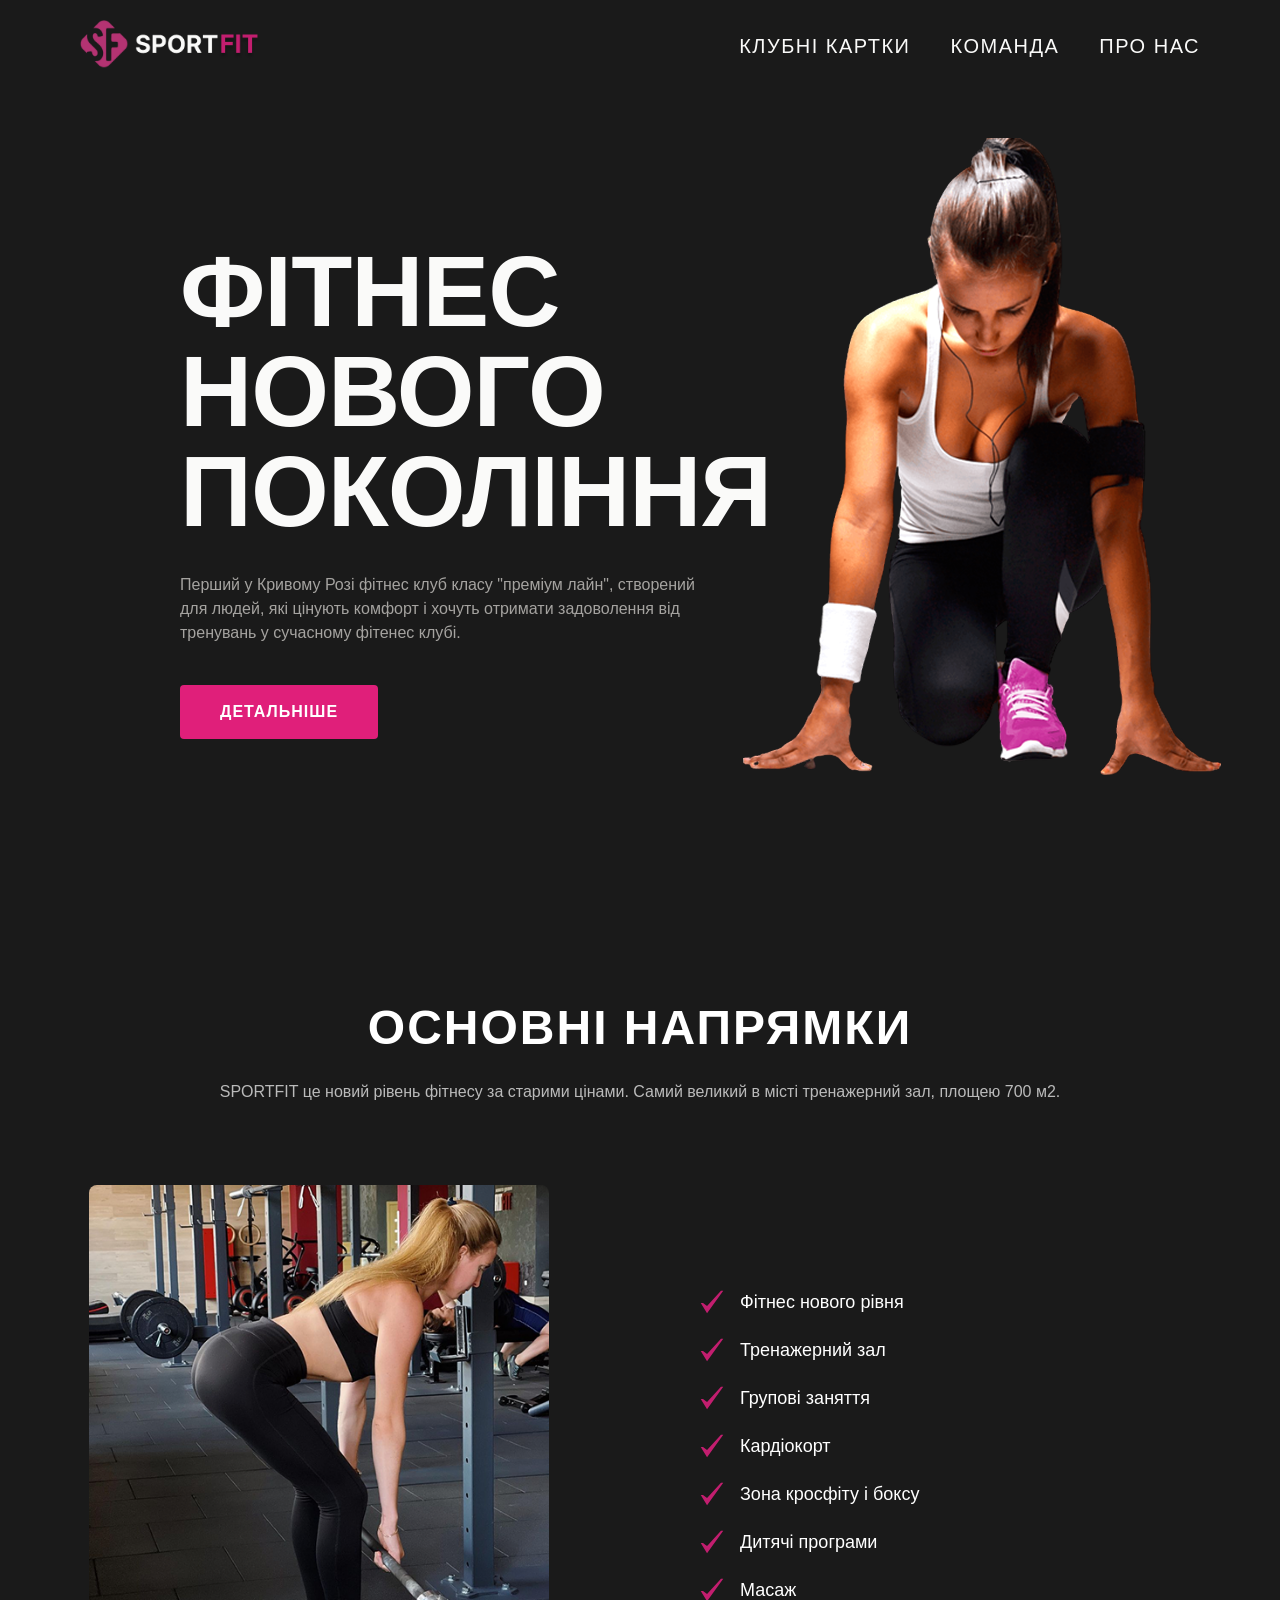
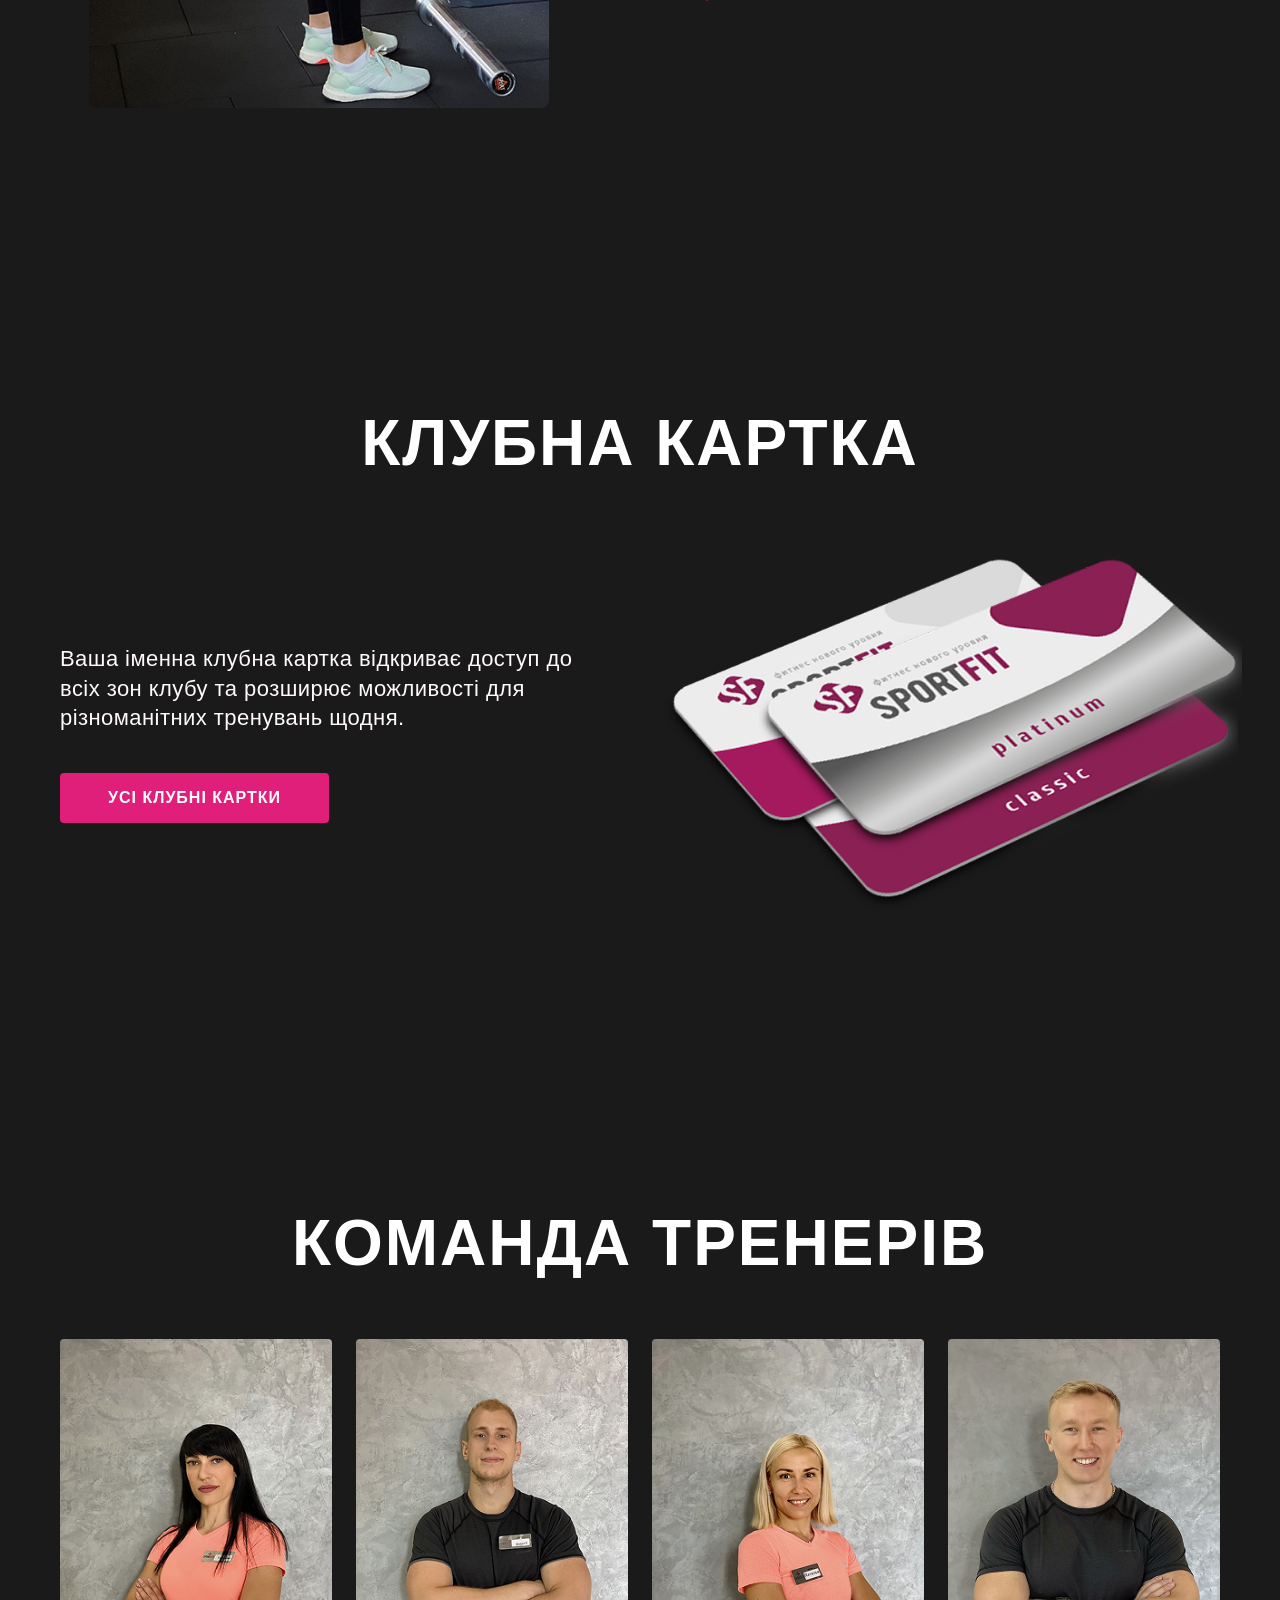
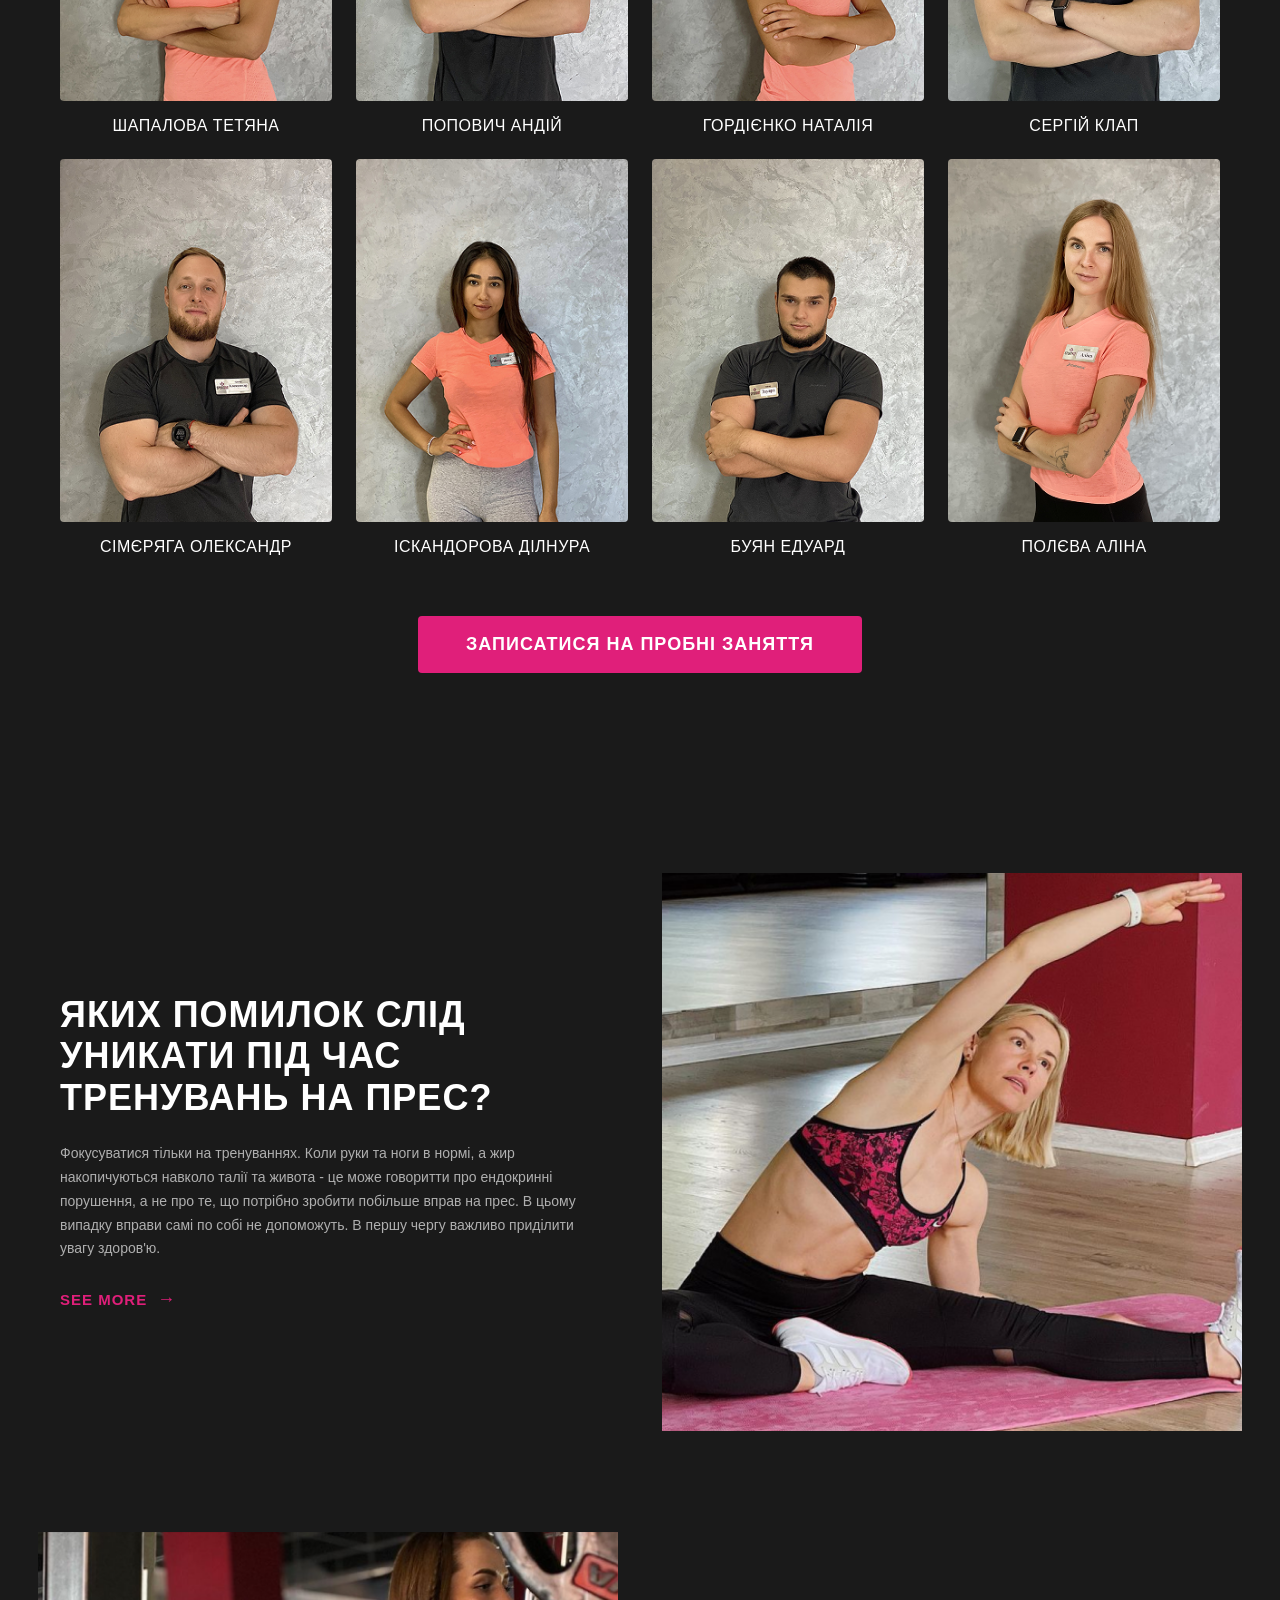
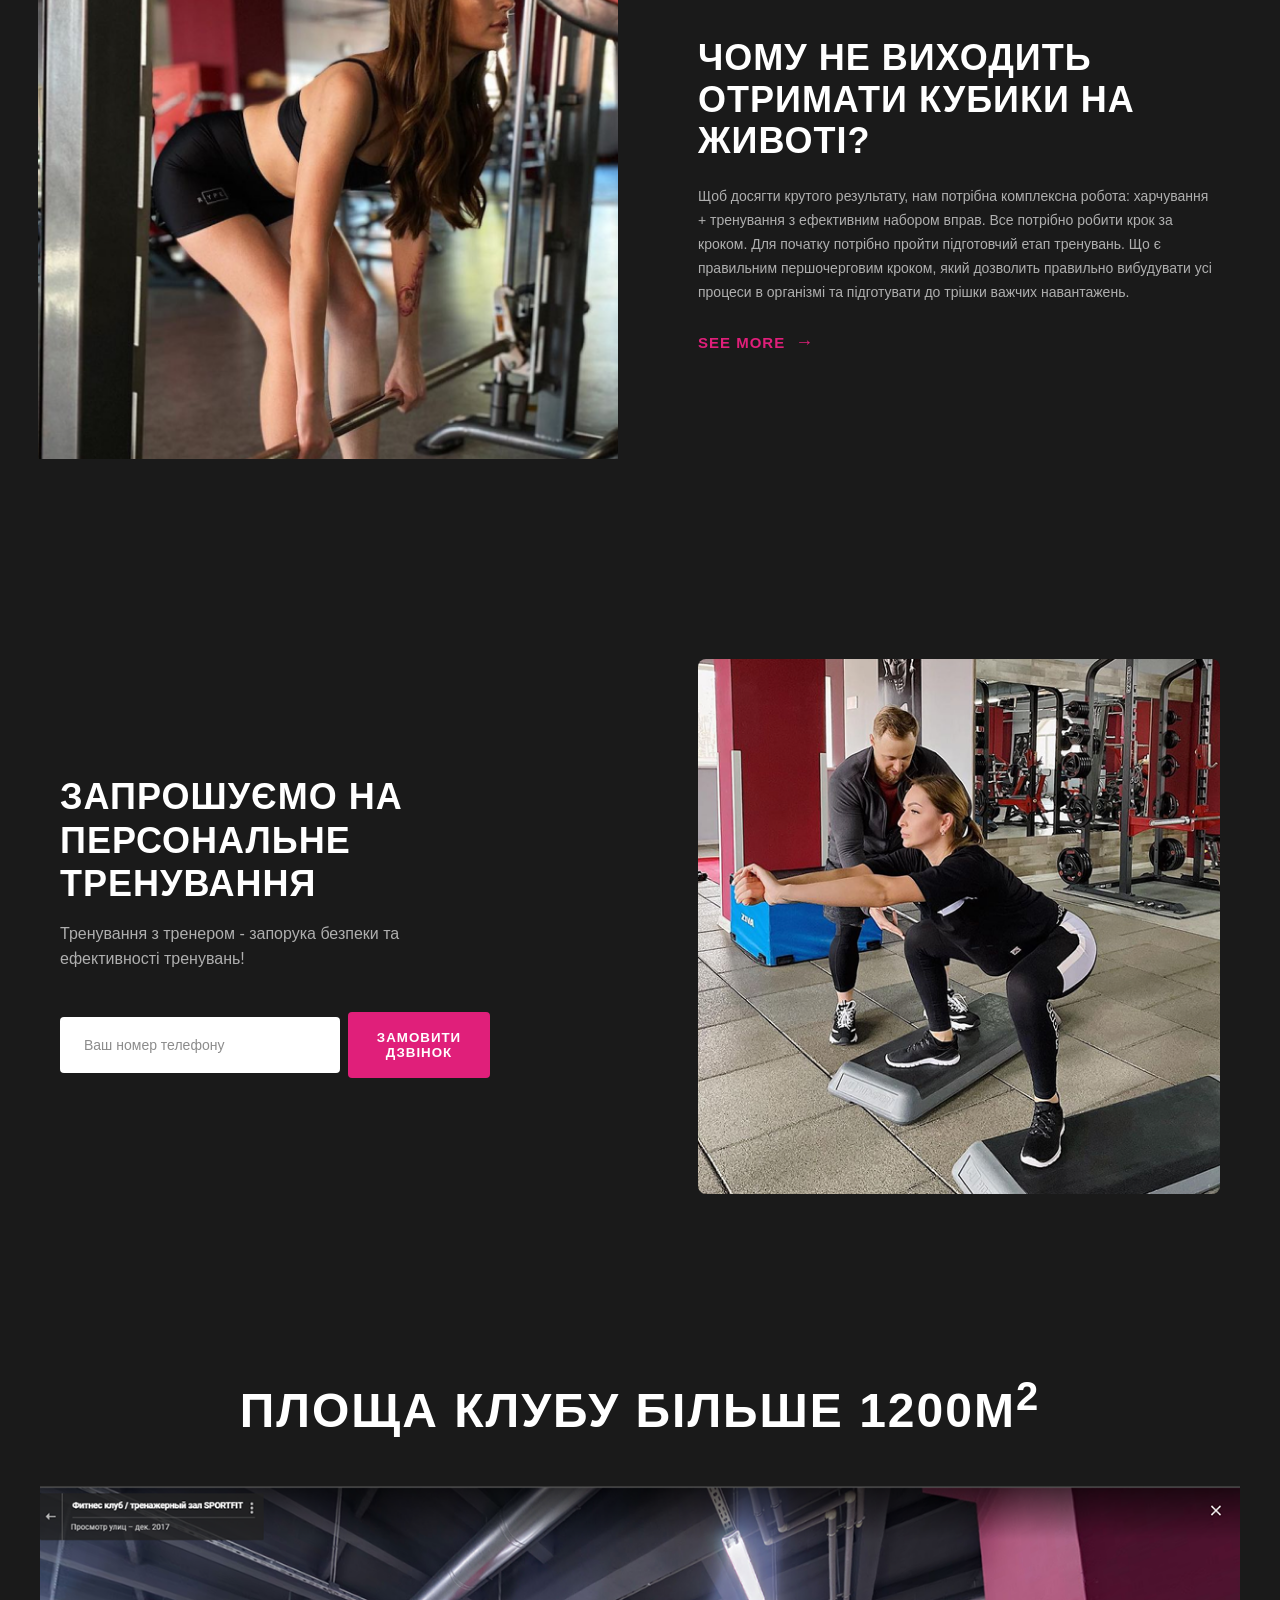
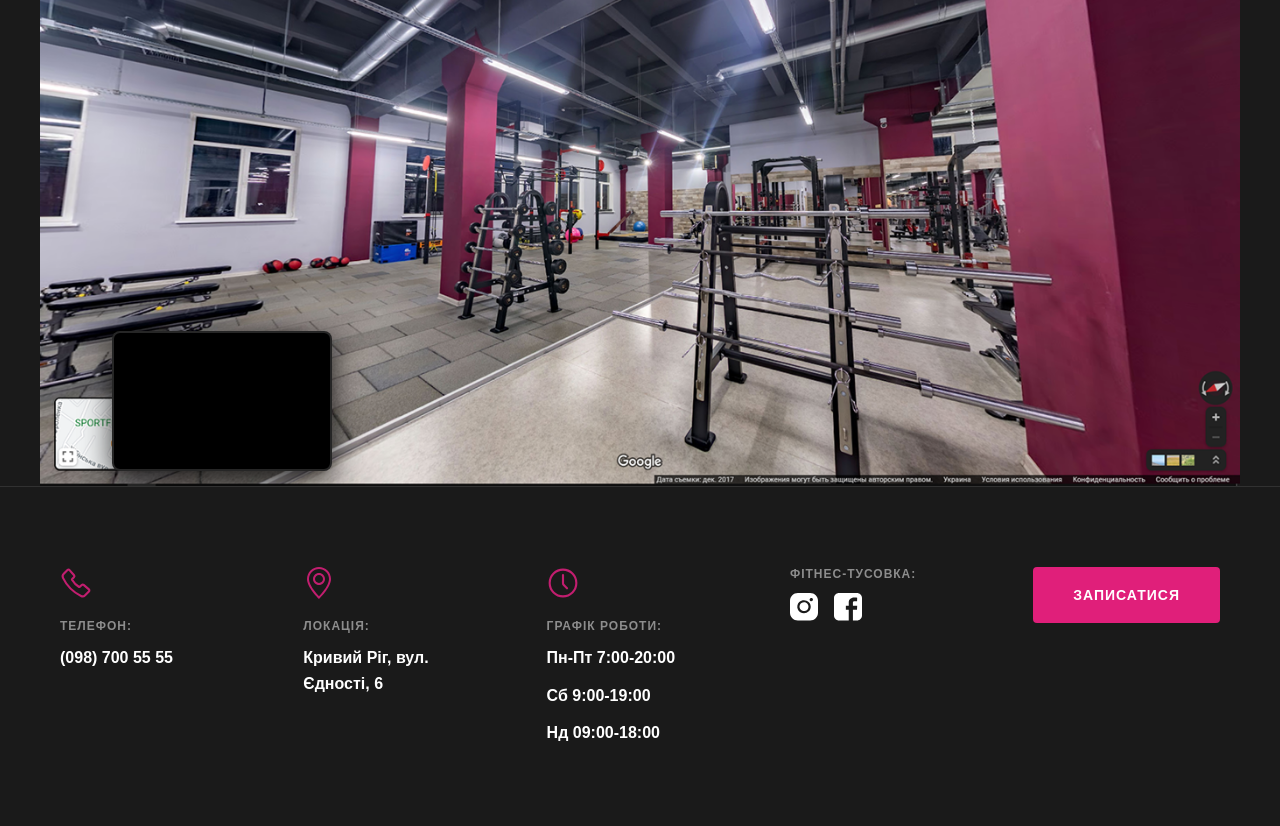
<file: index.html>
<!DOCTYPE html>
<html lang="en">
<head>
    <meta charset="UTF-8">
    <meta name="viewport" content="width=device-width, initial-scale=1.0">
    <title>SportFit - Gym Website </title>
    <link rel="stylesheet" href="style.css">
</head>
<body>
<header>
        <div class="logo">
            <img src="img/hero/Logo.png" alt="logo">
        </div>
        <div class="nav">
            <nav>
                <ul>
                    <li><a href="#cards">Клубні картки</a></li>
                    <li><a href="#team">Команда</a></li>
                    <li><a href="#about">Про нас</a></li>
                </ul>
            </nav>
        </div>
</header>
<section class="hero">
        <div class="hero-photo">
            <img src="img/hero/Hero-girl.png" alt="hero-girl">
        </div>
        <div class="hero-text">
            <div class="title">
                <h1>Фітнес Нового покоління</h1>
            </div>
            <div class="subtitle">
                <p>Перший у Кривому Розі фітнес клуб класу "преміум лайн", 
                    створений для людей, які цінують комфорт і хочуть отримати задоволення від  тренувань
                    у сучасному фітенес клубі.
                </p>
            </div>
            <div class="btn">
                <a href="#about">Детальніше</a>
            </div>
        </div>
</section>
<section class="adds" id="about">

    <div class="adds-top">
        <h1>Основні напрямки</h1>
        <p>
            SPORTFIT це новий рівень фітнесу за старими цінами.
            Самий великий в місті тренажерний зал, площею 700 м2.
        </p>
    </div>

    <div class="adds-bottom">
        <div class="image">
            <img src="img/reclama/Girl.png" alt="girl">
        </div>

        <div class="list">
            <div class="why"><span class="checkmark"><img src="img/reclama/mark.svg" alt="marks"></span> Фітнес нового рівня</div>
            <div class="why"><span class="checkmark"><img src="img/reclama/mark.svg" alt="marks"></span> Тренажерний зал</div>
            <div class="why"><span class="checkmark"><img src="img/reclama/mark.svg" alt="marks"></span> Групові заняття</div>
            <div class="why"><span class="checkmark"><img src="img/reclama/mark.svg" alt="marks"></span> Кардіокорт</div>
            <div class="why"><span class="checkmark"><img src="img/reclama/mark.svg" alt="marks"></span> Зона кросфіту і боксу</div>
            <div class="why"><span class="checkmark"><img src="img/reclama/mark.svg" alt="marks"></span> Дитячі програми</div>
            <div class="why"><span class="checkmark"><img src="img/reclama/mark.svg" alt="marks"></span> Масаж</div>
        </div>
    </div>

</section>
<section class="cards" id="cards">
    <div class="title_2">
        <h1>Клубна Картка</h1>
    </div>
    
    <div class="cards-content">
        <div class="cards-left">
            <div class="subtitle_2">
                <p>Ваша іменна клубна картка відкриває доступ до всіх зон клубу та розширює можливості 
                    для різноманітних тренувань щодня.
                </p>
            </div>
            <div class="btn-cards">
                <a href="#" id="openModal">Усі клубні картки</a>
            </div>
        </div>
        
        <div class="cards-right">
            <img src="img/reclama/Card.png" alt="card">
        </div>
    </div>
</section>
<section class="treners" id="team">
    <div class="block">
        <div class="title_3">
            <h1>
                Команда Тренерів
            </h1>
        </div>
        <div class="grid">
            <div class="item">
                <img src="img/treners/1.png" alt="trener1">
                Шапалова Тетяна
            </div>
            <div class="item">
                <img src="img/treners/2.png" alt="trener2">
                Попович Андій
            </div>
            <div class="item">
                <img src="img/treners/3.png" alt="trener3">
                Гордієнко Наталія 
            </div>
            <div class="item">
                <img src="img/treners/4.png" alt="trener4">
                Сергій Клап
            </div>
            <div class="item">
                <img src="img/treners/5.png" alt="trener5">
                Сімєряга Олександр 
            </div>
            <div class="item">
                <img src="img/treners/6.png" alt="trener6">
                Іскандорова Ділнура
            </div>
            <div class="item">
                <img src="img/treners/7.png" alt="trener7">
                Буян Едуард
            </div>
            <div class="item">
                <img src="img/treners/8.png" alt="trener8">
                Полєва Аліна
            </div>
        </div>
        <div class="btn">
                <a href="#invate">Записатися на пробні заняття</a>
        </div>
    </div>
</section>
<section class="info">
    <div class="block_4">
        <div class="grid-text">
            <h1>
                Яких помилок слід уникати під час тренувань на прес?
            </h1>
            <p>
                Фокусуватися тільки на тренуваннях. Коли руки та ноги в нормі, а жир накопичуються 
                навколо талії та живота - це може говоритти про ендокринні порушення, а не про те, що 
                потрібно зробити побільше вправ на прес. В цьому випадку вправи самі по собі не допоможуть.
                В першу чергу важливо приділити увагу здоров'ю.
            </p>
            <a href="what.html" class="see-more">See More</a>
        </div>
        <div class="photo">
            <img src="img/else/1.png" alt="photo1">
        </div>
    </div>
    <div class="block_4">
        <div class="grid-text">
            <h1>
                Чому не виходить отримати кубики на животі?
            </h1>
            <p>
                Щоб досягти крутого результату, нам потрібна комплексна робота: харчування +
                 тренування з ефективним набором вправ. Все потрібно робити крок за кроком.
                  Для початку потрібно пройти підготовчий етап тренувань. Що є правильним
                   першочерговим кроком, який дозволить правильно вибудувати усі процеси в 
                   організмі та підготувати до трішки важчих навантажень.

            </p>
            <a href="why.html" class="see-more">See More</a>
        </div>
        <div class="photo">
            <img src="img/else/2.png" alt="photo1">
        </div>
    </div>
</section>
<section class="invaite" id="invate">
    <div class="gridin">
        <div class="invaite-text">
            <h1>Запрошуємо на персональне тренування</h1>
            <p>Тренування з тренером - запорука безпеки та ефективності тренувань!</p>
            <div class="invaite-form">
                <input type="tel" id="phoneInput" placeholder="Ваш номер телефону">
                <button class="btn" id="callBtn">Замовити дзвінок</button>
            </div>
        </div>
        <div class="invaite-img">
            <img src="img/else/trener.png" alt="invaite-treners">
        </div>
    </div>
</section>
<section class="location">
    <h1 class="location-title">Площа клубу більше 1200м<sup>2</sup></h1>
    <div class="location-wrapper">

    <div class="location-wrapper">
        <!-- Великий вид з Google Maps (Street View або звичайна карта) -->
        <img src="img/else/gym.png" alt="maps">
     
        <!-- Маленька карта поверх -->
        <div class="location-map">
            <iframe 
                src="https://www.google.com/maps/embed?pb=!1m14!1m8!1m3!1d2674.189792915193!2d33.33566566108442!3d47.913365009475505!3m2!1i1024!2i768!4f13.1!3m3!1m2!1s0x40dadf4a743709f3%3A0xda099030ab5933d3!2z0KTQuNGC0L3QtdGBINC60LvRg9CxIC8g0YLRgNC10L3QsNC20LXRgNC90YvQuSDQt9Cw0LsgU1BPUlRGSVQ!5e0!3m2!1sru!2sca!4v1771994995245!5m2!1sru!2sca" style="border:0;" 
                 allowfullscreen="" 
                 loading="lazy" 
                 referrerpolicy="no-referrer-when-downgrade">
            </iframe>
        </div>
    </div>
        </div>

    </div>
</section>
<footer id="footer">
    <div class="gridg">
        <div class="element">
            <img src="img/svg/phone.svg" alt="phone">
            <p>Телефон:</p>
            <h3>(098) 700 55 55</h3>
        </div>
        <div class="element">
            <img src="img/svg/geo.svg" alt="geo">
            <p>Локація:</p>
            <h3>Кривий Ріг, вул. Єдності, 6</h3>
        </div>
        <div class="element">
            <img src="img/svg/clock.svg" alt="geo">
            <p>Графік роботи:</p>
            <h3>Пн-Пт 7:00-20:00</h3>
            <h3>Сб 9:00-19:00</h3>
            <h3>Нд 09:00-18:00</h3>
        </div>
        <div class="social">
            <p>Фітнес-тусовка:</p>
            <div class="img-social">
                <img src="img/svg/inst.svg" alt="imstagram">
                <img src="img/svg/faceb.svg" alt="facebook">
            </div>
        </div>
        <a href="#" id="openRegModal">Записатися</a>
    </div>
</footer>
<div class="modal" id="cardModal">
        <div class="modal-contetn">
            <span class="close">&times;</span>
            <div class="modal-images">
                <img src="img/cards/Card-Classic.png" alt="Card-Classic">
                <img src="img/cards/Card-Platinum.png" alt="Card-Platinum">
                <img src="img/cards/classic-day.png" alt="classic-day">
            </div>
            <div class="modal-btn">
                <a href="#footer" id="orderBtn">Замовити абонимент </a>
            </div>
        </div>
</div>
<!-- Registration Modal -->
<div class="modal" id="regModal">
  <div class="modal-contetn reg-modal-content">
    <span class="close" id="closeRegModal">&times;</span>
    <div class="reg-modal-header">
      <h2>Записатися на тренування</h2>
      <p>Заповніть форму і ми зв'яжемось з вами найближчим часом</p>
    </div>
    <div class="reg-form">
      <div class="reg-form-row">
        <div class="reg-field">
          <label for="regFirstName">Ім'я</label>
          <input type="text" id="regFirstName" placeholder="Введіть ваше ім'я">
        </div>
        <div class="reg-field">
          <label for="regLastName">Прізвище</label>
          <input type="text" id="regLastName" placeholder="Введіть ваше прізвище">
        </div>
      </div>
      <div class="reg-form-row">
        <div class="reg-field">
          <label for="regPhone">Номер телефону</label>
          <input type="tel" id="regPhone" placeholder="+380 (__)___-__-__">
        </div>
        <div class="reg-field">
          <label for="regEmail">Email</label>
          <input type="email" id="regEmail" placeholder="example@email.com">
        </div>
      </div>
      <div class="reg-form-row">
        <div class="reg-field reg-field-full">
          <label>День початку тренувань</label>
          <div class="calendar-input-wrapper">
            <input type="text" id="regDate" placeholder="Оберіть дату" readonly>
            <button class="calendar-btn" id="calendarToggleBtn" type="button">
              <svg xmlns="http://www.w3.org/2000/svg" width="20" height="20" viewBox="0 0 24 24" fill="none" stroke="currentColor" stroke-width="2" stroke-linecap="round" stroke-linejoin="round">
                <rect x="3" y="4" width="18" height="18" rx="2" ry="2"></rect>
                <line x1="16" y1="2" x2="16" y2="6"></line>
                <line x1="8" y1="2" x2="8" y2="6"></line>
                <line x1="3" y1="10" x2="21" y2="10"></line>
              </svg>
            </button>
          </div>
          <!-- Custom Calendar -->
          <div class="custom-calendar" id="customCalendar">
            <div class="cal-header">
              <button class="cal-nav" id="prevMonth" type="button">&#8249;</button>
              <span class="cal-month-year" id="calMonthYear"></span>
              <button class="cal-nav" id="nextMonth" type="button">&#8250;</button>
            </div>
            <div class="cal-weekdays">
              <span>Пн</span><span>Вт</span><span>Ср</span>
              <span>Чт</span><span>Пт</span><span>Сб</span><span>Нд</span>
            </div>
            <div class="cal-days" id="calDays"></div>
          </div>
        </div>
      </div>
      <div class="reg-submit">
        <button class="reg-btn" id="regSubmitBtn" type="button">Записатися на тренування</button>
      </div>
    </div>
  </div>
</div>
    <script src="index.js"></script>
</body>
</html>
</file>
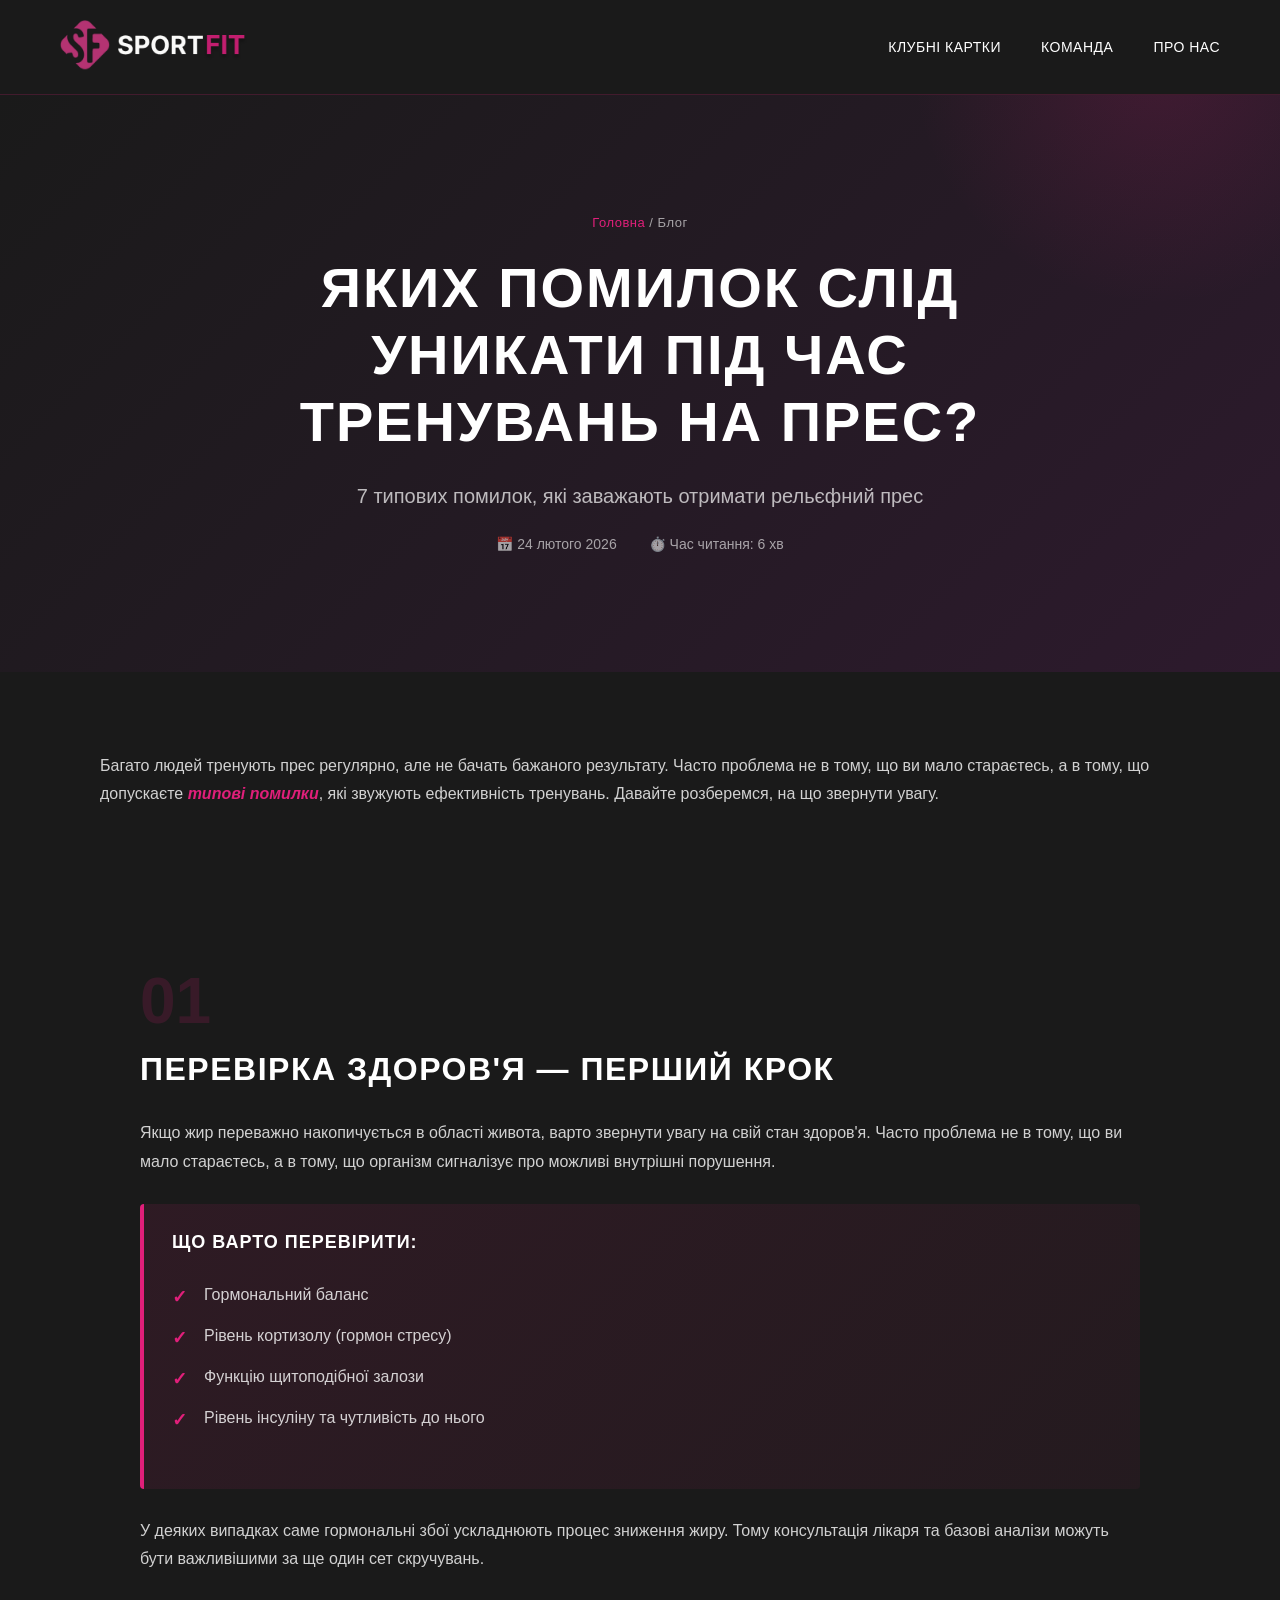
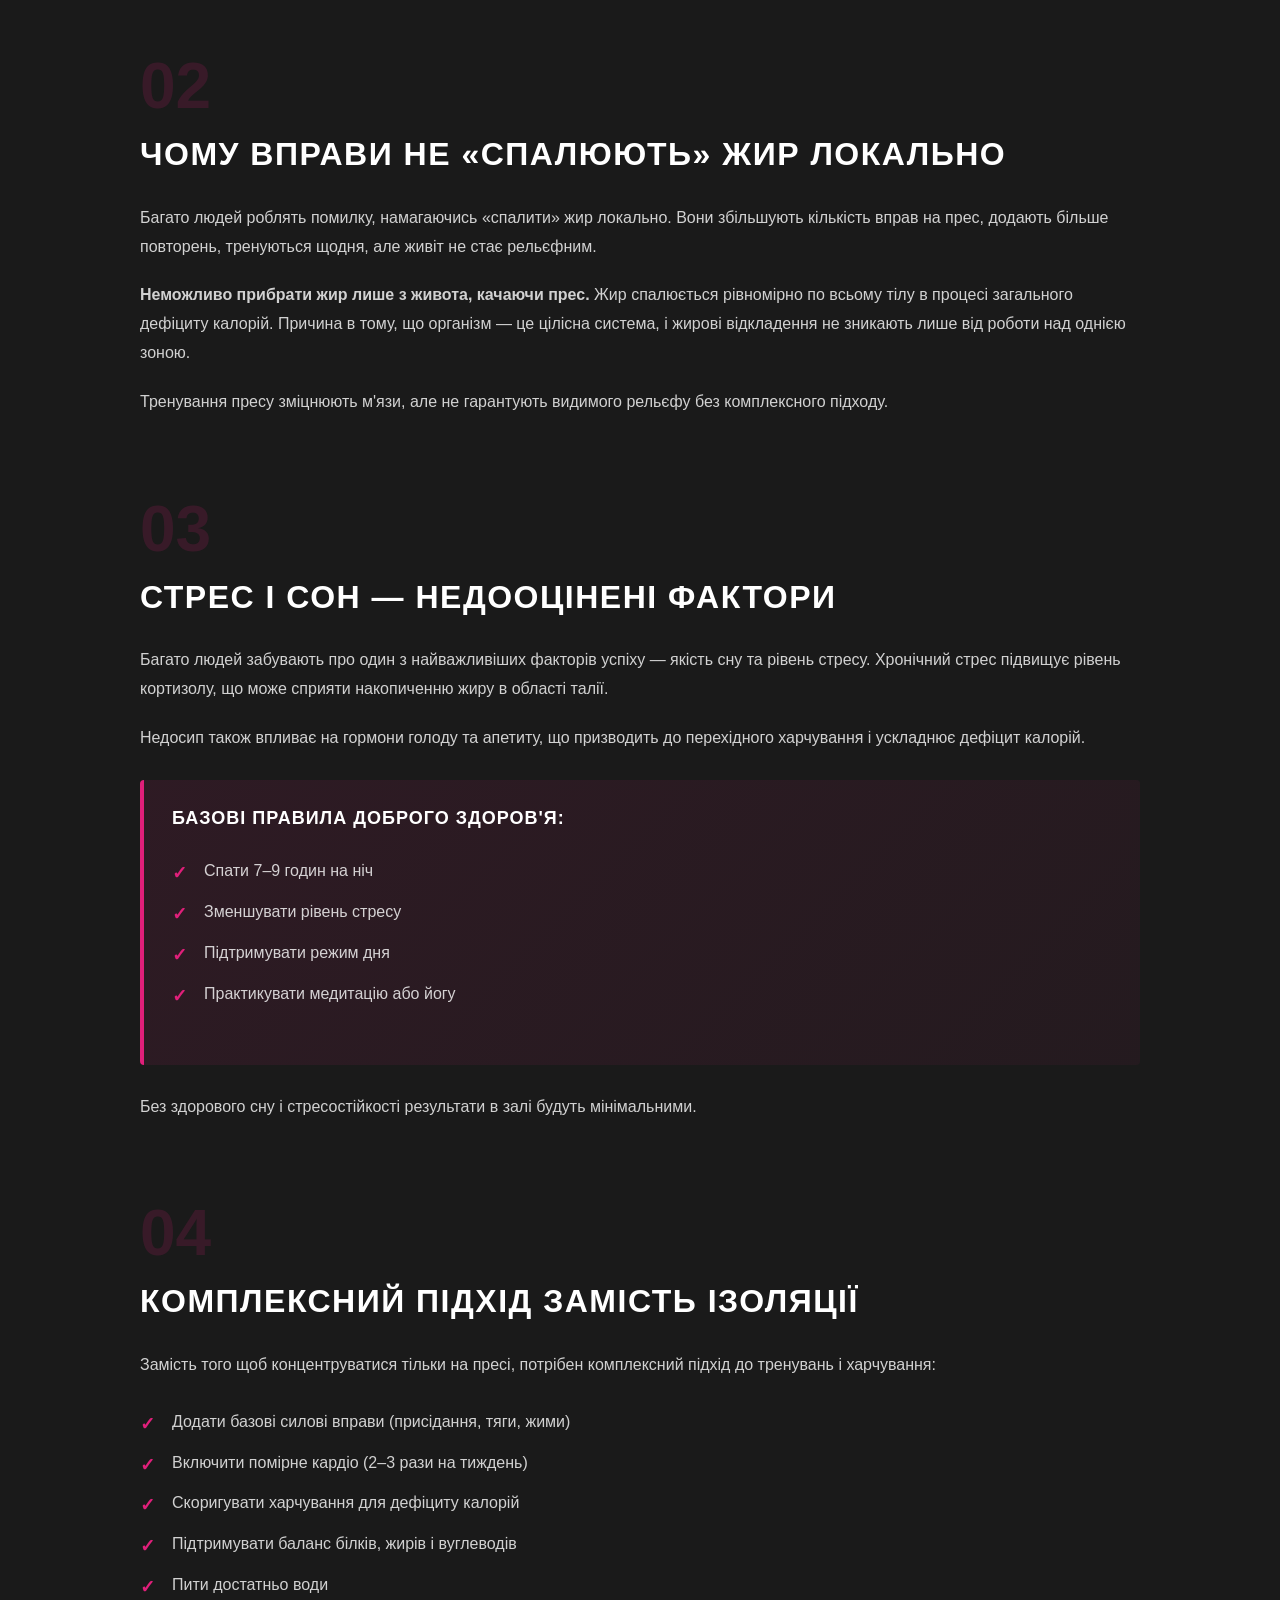
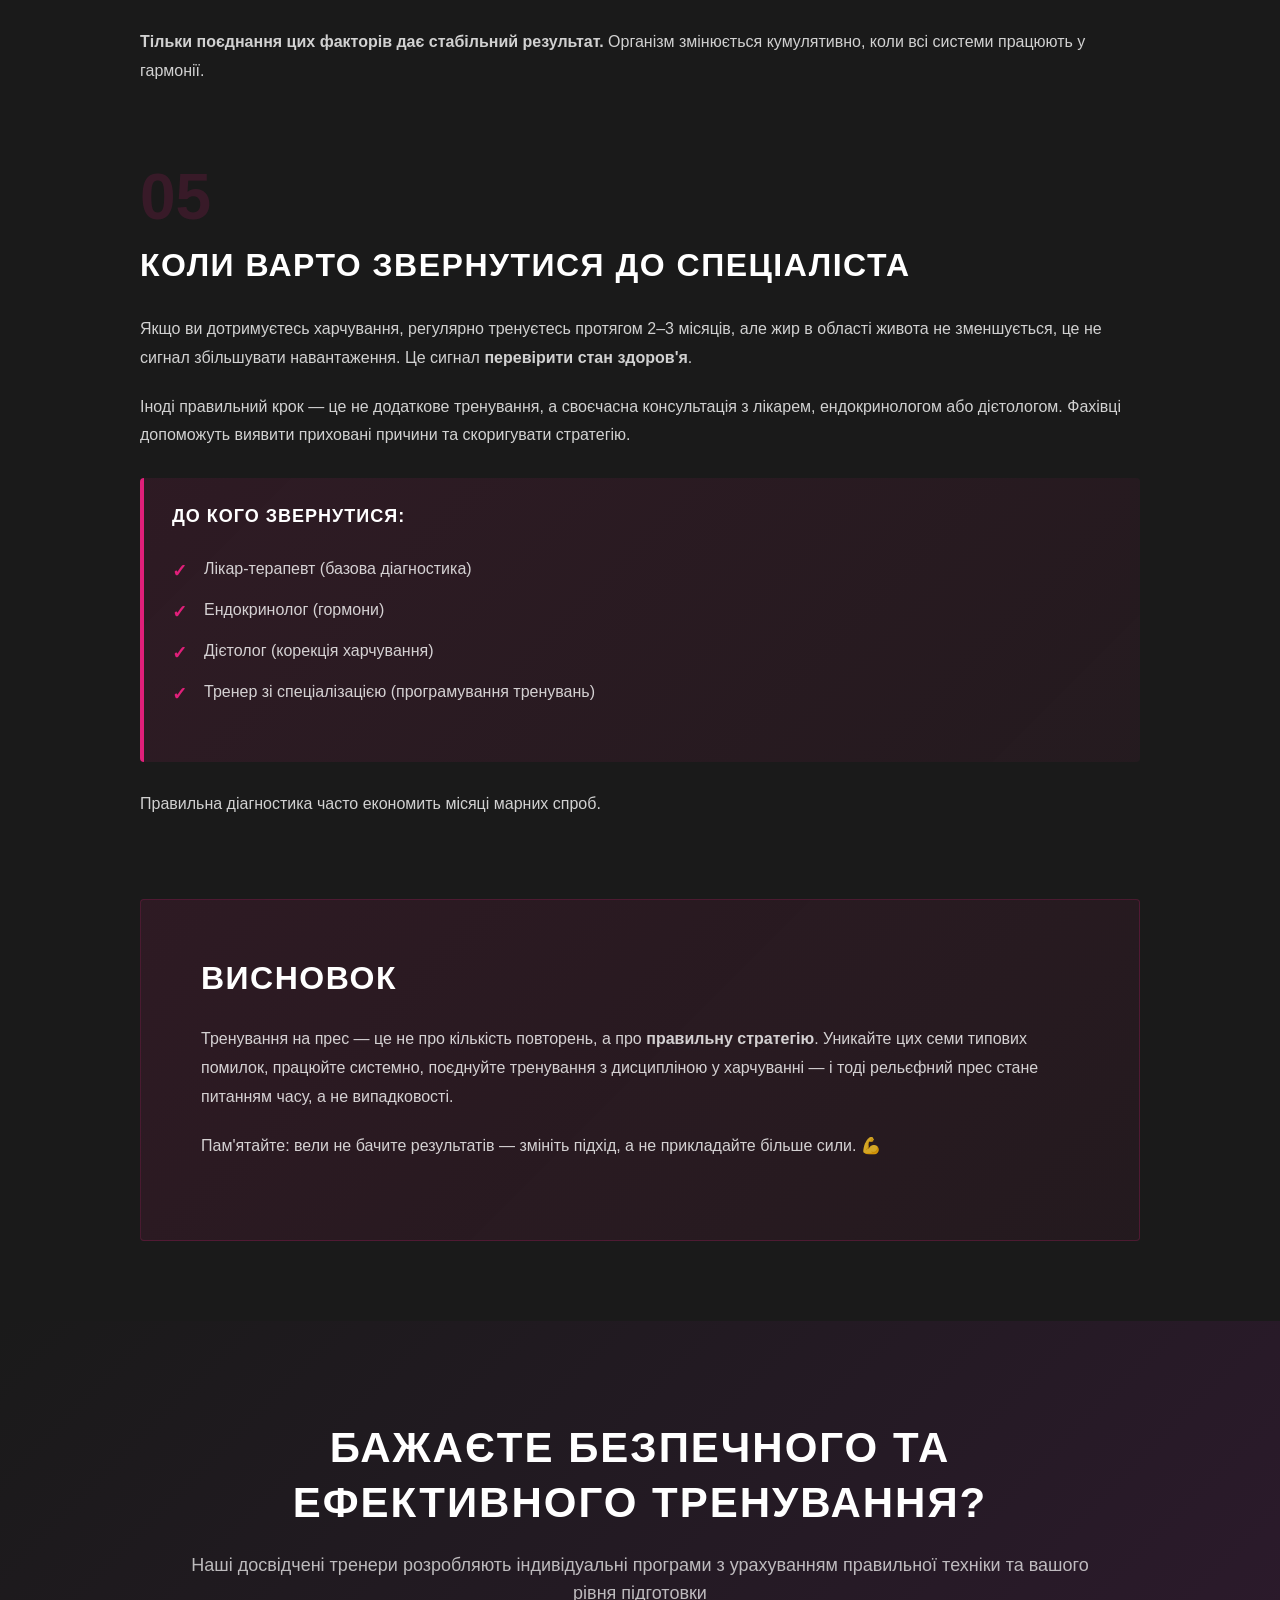
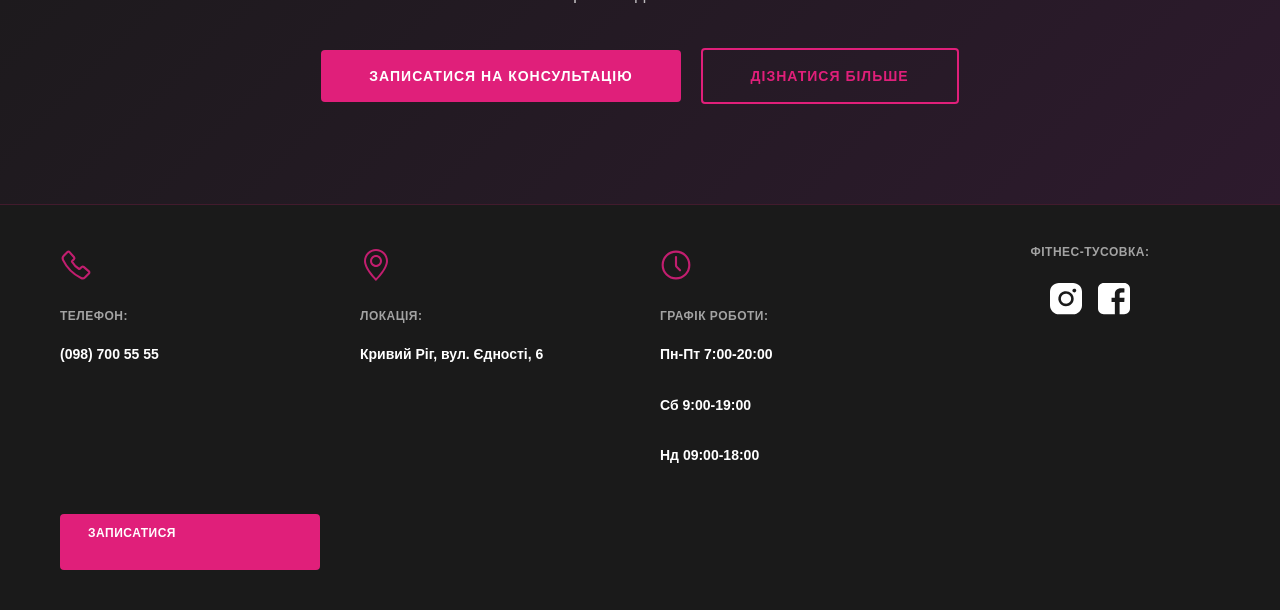
<file: what.html>
<!DOCTYPE html>
<html lang="uk">
<head>
    <meta charset="UTF-8">
    <meta name="viewport" content="width=device-width, initial-scale=1.0">
    <title>Яких помилок слід уникати під час тренувань на прес? - SportFit</title>
    <link rel="stylesheet" href="style.css">
    <style>
        /* ========== ARTICLE STYLES ========== */

        /* Header Styles */
        header {
            background-color: #1a1a1a;
            padding: 20px 60px;
            display: flex;
            align-items: center;
            justify-content: space-between;
            position: sticky;
            top: 0;
            z-index: 100;
            border-bottom: 1px solid rgba(224, 31, 122, 0.2);
        }

        header .logo {
            flex-shrink: 0;
        }

        header .logo img {
            height: 50px;
            object-fit: contain;
        }

        header .nav nav ul {
            list-style: none;
            display: flex;
            gap: 40px;
            margin: 0;
            padding: 0;
        }

        header .nav nav ul li a {
            color: #fff;
            text-decoration: none;
            font-size: 14px;
            font-weight: 500;
            text-transform: uppercase;
            letter-spacing: 0.5px;
            transition: color 0.3s ease;
            position: relative;
        }

        header .nav nav ul li a::after {
            content: '';
            position: absolute;
            bottom: -5px;
            left: 0;
            width: 0;
            height: 2px;
            background-color: #e01f7a;
            transition: width 0.3s ease;
        }

        header .nav nav ul li a:hover {
            color: #e01f7a;
        }

        header .nav nav ul li a:hover::after {
            width: 100%;
        }

        /* Article Hero Section */
        .article-hero {
             background: linear-gradient(135deg, #1a1a1a 0%, #2d1a2d 100%);
            padding: 120px 60px;
            min-height: 50vh;
            display: flex;
            align-items: center;
            justify-content: center;
            position: relative;
            overflow: hidden;
        }

        .article-hero::before {
            content: '';
            position: absolute;
            top: -50%;
            right: -10%;
            width: 500px;
            height: 500px;
            background: radial-gradient(circle, rgba(224, 31, 122, 0.15) 0%, transparent 70%);
            border-radius: 50%;
        }

        .article-hero-content {
            max-width: 900px;
            text-align: center;
            position: relative;
            z-index: 2;
            animation: slideInUp 0.8s ease;
        }

        .breadcrumb {
            font-size: 13px;
            color: rgba(255, 255, 255, 0.6);
            margin-bottom: 24px;
            letter-spacing: 0.5px;
        }

        .breadcrumb a {
            color: #e01f7a;
            text-decoration: none;
            transition: color 0.3s ease;
        }

        .breadcrumb a:hover {
            color: #ff3d8f;
        }

        .article-hero h1 {
            font-size: 56px;
            font-weight: 700;
            text-transform: uppercase;
            letter-spacing: 2px;
            line-height: 1.2;
            margin-bottom: 24px;
            color: #fff;
        }

        .article-subtitle {
            font-size: 20px;
            color: rgba(255, 255, 255, 0.7);
            margin-bottom: 24px;
            font-weight: 400;
            line-height: 1.6;
        }

        .article-meta {
            display: flex;
            align-items: center;
            justify-content: center;
            gap: 32px;
            font-size: 14px;
            color: rgba(255, 255, 255, 0.6);
            flex-wrap: wrap;
        }

        /* Article Intro */
        .article-intro {
            padding: 80px 60px;
            background-color: #1a1a1a;
            max-width: 1200px;
            margin: 0 auto;
        }

        .intro-quote {
            margin-bottom: 60px;
        }

        .intro-quote blockquote {
            font-size: 18px;
            line-height: 1.8;
            color: #fff;
            padding: 32px;
            border-left: 4px solid #e01f7a;
            background-color: rgba(224, 31, 122, 0.08);
            border-radius: 4px;
            font-weight: 500;
            animation: slideInLeft 0.8s ease;
        }

        .intro-text p {
            font-size: 16px;
            line-height: 1.8;
            color: rgba(255, 255, 255, 0.8);
            animation: slideInRight 0.8s ease;
        }

        .intro-text em {
            color: #e01f7a;
            font-style: italic;
            font-weight: 600;
        }

        /* Article Content */
        .article-content {
            background-color: #1a1a1a;
            padding: 80px 60px;
        }

        .article-container {
            max-width: 1000px;
            margin: 0 auto;
        }

        .content-block {
            margin-bottom: 80px;
            animation: slideInUp 0.8s ease backwards;
        }

        .content-block:nth-child(1) { animation-delay: 0.1s; }
        .content-block:nth-child(2) { animation-delay: 0.15s; }
        .content-block:nth-child(3) { animation-delay: 0.2s; }
        .content-block:nth-child(4) { animation-delay: 0.25s; }
        .content-block:nth-child(5) { animation-delay: 0.3s; }

        .section-number {
            font-size: 64px;
            font-weight: 700;
            color: #e01f7a;
            opacity: 0.15;
            line-height: 1;
            margin-bottom: 16px;
        }

        .content-block h2 {
            font-size: 32px;
            font-weight: 700;
            text-transform: uppercase;
            letter-spacing: 1.5px;
            color: #fff;
            margin-bottom: 28px;
            line-height: 1.3;
        }

        .content-block p {
            font-size: 16px;
            line-height: 1.8;
            color: rgba(255, 255, 255, 0.8);
            margin-bottom: 20px;
        }

        .article-list {
            list-style: none;
            padding: 0;
            margin: 28px 0;
        }

        .article-list li {
            font-size: 16px;
            line-height: 1.8;
            color: rgba(255, 255, 255, 0.8);
            padding-left: 32px;
            position: relative;
            margin-bottom: 12px;
            transition: all 0.3s ease;
        }

        .article-list li::before {
            content: '✓';
            position: absolute;
            left: 0;
            color: #e01f7a;
            font-weight: 700;
            font-size: 18px;
        }

        .article-list li:hover {
            padding-left: 40px;
            color: #e01f7a;
        }

        /* Highlight Box */
        .highlight-box {
            background: linear-gradient(135deg, rgba(224, 31, 122, 0.1) 0%, rgba(224, 31, 122, 0.05) 100%);
            border-left: 4px solid #e01f7a;
            padding: 28px;
            border-radius: 4px;
            margin: 28px 0;
        }

        .highlight-box h3 {
            font-size: 18px;
            font-weight: 600;
            color: #fff;
            margin-bottom: 16px;
            text-transform: uppercase;
            letter-spacing: 1px;
        }

        /* Article Conclusion */
        .article-conclusion {
            background: linear-gradient(135deg, rgba(224, 31, 122, 0.1) 0%, rgba(224, 31, 122, 0.05) 100%);
            padding: 60px;
            border-radius: 4px;
            border: 1px solid rgba(224, 31, 122, 0.2);
            margin-top: 80px;
        }

        .article-conclusion h2 {
            font-size: 32px;
            font-weight: 700;
            text-transform: uppercase;
            letter-spacing: 1.5px;
            color: #fff;
            margin-bottom: 28px;
        }

        .article-conclusion p {
            font-size: 16px;
            line-height: 1.8;
            color: rgba(255, 255, 255, 0.8);
            margin-bottom: 20px;
        }

        /* CTA Section */
        .article-cta {
            background: linear-gradient(135deg, #1a1a1a 0%, #2d1a2d 100%);
            padding: 100px 60px;
            text-align: center;
        }

        .cta-content {
            max-width: 900px;
            margin: 0 auto;
            animation: slideInUp 0.8s ease;
        }

        .article-cta h2 {
            font-size: 42px;
            font-weight: 700;
            text-transform: uppercase;
            letter-spacing: 2px;
            color: #fff;
            margin-bottom: 20px;
            line-height: 1.3;
        }

        .article-cta p {
            font-size: 18px;
            color: rgba(255, 255, 255, 0.7);
            margin-bottom: 40px;
            line-height: 1.6;
        }

        .cta-buttons {
            display: flex;
            align-items: center;
            justify-content: center;
            gap: 20px;
            flex-wrap: wrap;
        }

        .btn-primary,
        .btn-secondary {
            display: inline-flex;
            align-items: center;
            justify-content: center;
            padding: 18px 48px;
            border-radius: 4px;
            font-size: 14px;
            font-weight: 600;
            text-transform: uppercase;
            letter-spacing: 1px;
            transition: all 0.3s cubic-bezier(0.34, 1.56, 0.64, 1);
            text-decoration: none;
            cursor: pointer;
            border: none;
        }

        .btn-primary {
            background-color: #e01f7a;
            color: #fff;
            position: relative;
            overflow: hidden;
        }

        .btn-primary::before {
            content: '';
            position: absolute;
            top: 50%;
            left: 50%;
            width: 0;
            height: 0;
            background-color: rgba(255, 255, 255, 0.2);
            border-radius: 50%;
            transform: translate(-50%, -50%);
            transition: width 0.6s, height 0.6s;
        }

        .btn-primary:hover {
            background-color: #c41868;
            transform: translateY(-3px);
            box-shadow: 0 12px 24px rgba(224, 31, 122, 0.4);
            letter-spacing: 1.5px;
        }

        .btn-primary:hover::before {
            width: 300px;
            height: 300px;
        }

        .btn-secondary {
            background-color: transparent;
            color: #e01f7a;
            border: 2px solid #e01f7a;
            position: relative;
            overflow: hidden;
        }

        .btn-secondary::before {
            content: '';
            position: absolute;
            top: 50%;
            left: 50%;
            width: 0;
            height: 0;
            background-color: rgba(224, 31, 122, 0.2);
            border-radius: 50%;
            transform: translate(-50%, -50%);
            transition: width 0.6s, height 0.6s;
        }

        .btn-secondary:hover {
            background-color: #e01f7a;
            color: #fff;
            transform: translateY(-3px);
            border-color: #c41868;
        }

        .btn-secondary:hover::before {
            width: 300px;
            height: 300px;
        }

        /* Footer */
        footer {
            background-color: #1a1a1a;
            padding: 40px 60px;
            border-top: 1px solid rgba(224, 31, 122, 0.2);
        }

        footer .gridg {
            max-width: 1200px;
            margin: 0 auto;
            display: grid;
            grid-template-columns: repeat(auto-fit, minmax(250px, 1fr));
            gap: 40px;
            align-items: start;
        }

        footer .element {
            text-align: center;
        }

        footer .element img {
            height: 40px;
            margin-bottom: 12px;
            object-fit: contain;
        }

        footer .element p {
            font-size: 12px;
            color: rgba(255, 255, 255, 0.6);
            margin: 0;
            text-transform: uppercase;
            letter-spacing: 0.5px;
        }

        footer .element h3 {
            font-size: 14px;
            color: #fff;
            margin: 8px 0;
            font-weight: 600;
        }

        footer .social {
            text-align: center;
        }

        footer .social p {
            font-size: 12px;
            color: rgba(255, 255, 255, 0.6);
            margin: 0 0 12px 0;
            text-transform: uppercase;
            letter-spacing: 0.5px;
        }

        footer .img-social {
            display: flex;
            gap: 16px;
            justify-content: center;
        }

        footer .img-social img {
            height: 32px;
            width: 32px;
            object-fit: contain;
            transition: transform 0.3s ease;
            cursor: pointer;
        }

        footer .img-social img:hover {
            transform: scale(1.1);
        }

        footer a {
            background-color: #e01f7a;
            color: #fff;
            padding: 12px 28px;
            border-radius: 4px;
            text-decoration: none;
            font-size: 12px;
            font-weight: 600;
            text-transform: uppercase;
            letter-spacing: 0.5px;
            transition: all 0.3s ease;
            display: inline-block;
            cursor: pointer;
            position: relative;
            overflow: hidden;
        }

        footer a::before {
            content: '';
            position: absolute;
            top: 50%;
            left: 50%;
            width: 0;
            height: 0;
            background-color: rgba(255, 255, 255, 0.2);
            border-radius: 50%;
            transform: translate(-50%, -50%);
            transition: width 0.6s, height 0.6s;
        }

        footer a:hover {
            background-color: #c41868;
            transform: translateY(-2px);
            box-shadow: 0 8px 16px rgba(224, 31, 122, 0.3);
        }

        footer a:hover::before {
            width: 300px;
            height: 300px;
        }

        /* Tablet Responsive (768px and below) */
        @media (max-width: 768px) {
            header {
                padding: 16px 24px;
            }

            header .nav nav ul {
                gap: 16px;
            }

            header .nav nav ul li a {
                font-size: 12px;
            }

            header .logo img {
                height: 40px;
            }

            .article-hero {
                padding: 80px 40px;
                min-height: auto;
            }

            .article-hero h1 {
                font-size: 42px;
                letter-spacing: 1px;
            }

            .article-subtitle {
                font-size: 18px;
            }

            .article-meta {
                gap: 16px;
                font-size: 13px;
            }

            .article-intro,
            .article-content {
                padding: 60px 40px;
            }

            .intro-text p {
                font-size: 15px;
            }

            .intro-quote blockquote {
                font-size: 16px;
                padding: 24px;
            }

            .content-block h2 {
                font-size: 28px;
            }

            .content-block p,
            .article-list li {
                font-size: 15px;
            }

            .highlight-box h3 {
                font-size: 16px;
            }

            .section-number {
                font-size: 52px;
            }

            .article-conclusion {
                padding: 40px 32px;
            }

            .article-conclusion h2 {
                font-size: 28px;
            }

            .article-cta {
                padding: 80px 40px;
            }

            .article-cta h2 {
                font-size: 36px;
            }

            .article-cta p {
                font-size: 16px;
            }

            .cta-buttons {
                flex-direction: column;
                gap: 12px;
            }

            .btn-primary,
            .btn-secondary {
                width: 100%;
                padding: 16px 32px;
                font-size: 13px;
            }

            footer {
                padding: 32px 40px;
            }

            footer .gridg {
                gap: 32px;
            }
        }

        /* Mobile Responsive (480px and below) */
        @media (max-width: 480px) {
            header {
                padding: 12px 16px;
                flex-wrap: wrap;
            }

            header .logo img {
                height: 36px;
            }

            header .nav {
                width: 100%;
                margin-top: 12px;
            }

            header .nav nav ul {
                flex-direction: column;
                gap: 8px;
                width: 100%;
            }

            header .nav nav ul li {
                width: 100%;
            }

            header .nav nav ul li a {
                display: block;
                padding: 8px;
                font-size: 11px;
            }

            .article-hero {
                padding: 60px 20px;
            }

            .article-hero h1 {
                font-size: 28px;
                letter-spacing: 0.5px;
                line-height: 1.3;
            }

            .article-subtitle {
                font-size: 16px;
                margin-bottom: 16px;
            }

            .article-meta {
                gap: 12px;
                font-size: 12px;
                flex-direction: column;
            }

            .breadcrumb {
                font-size: 12px;
            }

            .article-intro,
            .article-content {
                padding: 40px 20px;
            }

            .intro-text p {
                font-size: 14px;
                line-height: 1.6;
            }

            .intro-quote blockquote {
                font-size: 14px;
                padding: 16px;
                margin-bottom: 32px;
            }

            .content-block {
                margin-bottom: 60px;
            }

            .content-block h2 {
                font-size: 22px;
                letter-spacing: 0.5px;
                margin-bottom: 16px;
            }

            .content-block p,
            .article-list li {
                font-size: 14px;
                line-height: 1.6;
            }

            .article-list li {
                padding-left: 24px;
                margin-bottom: 8px;
            }

            .article-list li::before {
                font-size: 16px;
            }

            .highlight-box {
                padding: 16px;
                margin: 20px 0;
            }

            .highlight-box h3 {
                font-size: 14px;
                margin-bottom: 12px;
            }

            .section-number {
                font-size: 48px;
                margin-bottom: 12px;
            }

            .article-conclusion {
                padding: 32px 20px;
                margin-top: 60px;
            }

            .article-conclusion h2 {
                font-size: 22px;
                margin-bottom: 16px;
            }

            .article-conclusion p {
                font-size: 14px;
                line-height: 1.6;
            }

            .article-cta {
                padding: 60px 20px;
            }

            .article-cta h2 {
                font-size: 24px;
                margin-bottom: 12px;
            }

            .article-cta p {
                font-size: 14px;
                margin-bottom: 24px;
            }

            .cta-buttons {
                flex-direction: column;
                gap: 10px;
            }

            .btn-primary,
            .btn-secondary {
                width: 100%;
                padding: 12px 20px;
                font-size: 12px;
                letter-spacing: 0px;
            }

            footer {
                padding: 24px 16px;
            }

            footer .gridg {
                grid-template-columns: 1fr;
                gap: 24px;
            }

            footer .element,
            footer .social {
                text-align: center;
            }

            footer a {
                width: 100%;
                padding: 10px 16px;
                font-size: 11px;
            }
        }

        /* Animations (from main style.css) */
        @keyframes slideInUp {
            from {
                opacity: 0;
                transform: translateY(40px);
            }
            to {
                opacity: 1;
                transform: translateY(0);
            }
        }

        @keyframes slideInLeft {
            from {
                opacity: 0;
                transform: translateX(-50px);
            }
            to {
                opacity: 1;
                transform: translateX(0);
            }
        }

        @keyframes slideInRight {
            from {
                opacity: 0;
                transform: translateX(50px);
            }
            to {
                opacity: 1;
                transform: translateX(0);
            }
        }
    </style>
</head>
<body>
    <header>
        <div class="logo">
            <a href="index.html"><img src="img/hero/Logo.png" alt="logo"></a>
        </div>
        <div class="nav">
            <nav>
                <ul>
                    <li><a href="index.html#cards">Клубні картки</a></li>
                    <li><a href="index.html#team">Команда</a></li>
                    <li><a href="index.html#about">Про нас</a></li>
                </ul>
            </nav>
        </div>
    </header>

    <!-- Article Hero Section -->
    <section class="article-hero">
        <div class="article-hero-content">
            <div class="breadcrumb">
                <a href="index.html">Головна</a> / Блог
            </div>
            <h1>Яких помилок слід уникати під час тренувань на прес?</h1>
            <p class="article-subtitle">7 типових помилок, які заважають отримати рельєфний прес</p>
            <div class="article-meta">
                <span>📅 24 лютого 2026</span>
                <span>⏱️ Час читання: 6 хв</span>
            </div>
        </div>
    </section>

    <!-- Article Intro Quote -->
    <section class="article-intro">
        <div class="intro-text">
            <p>Багато людей тренують прес регулярно, але не бачать бажаного результату. Часто проблема не в тому, що ви мало стараєтесь, а в тому, що допускаєте <em>типові помилки</em>, які звужують ефективність тренувань. Давайте розберемся, на що звернути увагу.</p>
        </div>
    </section>

    <!-- Article Content -->
    <section class="article-content">
        <div class="article-container">
            <!-- Section 1 -->
            <article class="content-block">
                <div class="section-number">01</div>
                <h2>Перевірка здоров'я — перший крок</h2>
                <p>Якщо жир переважно накопичується в області живота, варто звернути увагу на свій стан здоров'я. Часто проблема не в тому, що ви мало стараєтесь, а в тому, що організм сигналізує про можливі внутрішні порушення.</p>
                
                <div class="highlight-box">
                    <h3>Що варто перевірити:</h3>
                    <ul class="article-list">
                        <li>Гормональний баланс</li>
                        <li>Рівень кортизолу (гормон стресу)</li>
                        <li>Функцію щитоподібної залози</li>
                        <li>Рівень інсуліну та чутливість до нього</li>
                    </ul>
                </div>

                <p>У деяких випадках саме гормональні збої ускладнюють процес зниження жиру. Тому консультація лікаря та базові аналізи можуть бути важливішими за ще один сет скручувань.</p>
            </article>

            <!-- Section 2 -->
            <article class="content-block">
                <div class="section-number">02</div>
                <h2>Чому вправи не «спалюють» жир локально</h2>
                <p>Багато людей роблять помилку, намагаючись «спалити» жир локально. Вони збільшують кількість вправ на прес, додають більше повторень, тренуються щодня, але живіт не стає рельєфним.</p>

                <p><strong>Неможливо прибрати жир лише з живота, качаючи прес.</strong> Жир спалюється рівномірно по всьому тілу в процесі загального дефіциту калорій. Причина в тому, що організм — це цілісна система, і жирові відкладення не зникають лише від роботи над однією зоною.</p>

                <p>Тренування пресу зміцнюють м'язи, але не гарантують видимого рельєфу без комплексного підходу.</p>
            </article>

            <!-- Section 3 -->
            <article class="content-block">
                <div class="section-number">03</div>
                <h2>Стрес і сон — недооцінені фактори</h2>
                <p>Багато людей забувають про один з найважливіших факторів успіху — якість сну та рівень стресу. Хронічний стрес підвищує рівень кортизолу, що може сприяти накопиченню жиру в області талії.</p>

                <p>Недосип також впливає на гормони голоду та апетиту, що призводить до перехідного харчування і ускладнює дефіцит калорій.</p>

                <div class="highlight-box">
                    <h3>Базові правила доброго здоров'я:</h3>
                    <ul class="article-list">
                        <li>Спати 7–9 годин на ніч</li>
                        <li>Зменшувати рівень стресу</li>
                        <li>Підтримувати режим дня</li>
                        <li>Практикувати медитацію або йогу</li>
                    </ul>
                </div>

                <p>Без здорового сну і стресостійкості результати в залі будуть мінімальними.</p>
            </article>

            <!-- Section 4 -->
            <article class="content-block">
                <div class="section-number">04</div>
                <h2>Комплексний підхід замість ізоляції</h2>
                <p>Замість того щоб концентруватися тільки на пресі, потрібен комплексний підхід до тренувань і харчування:</p>

                <ul class="article-list">
                    <li>Додати базові силові вправи (присідання, тяги, жими)</li>
                    <li>Включити помірне кардіо (2–3 рази на тиждень)</li>
                    <li>Скоригувати харчування для дефіциту калорій</li>
                    <li>Підтримувати баланс білків, жирів і вуглеводів</li>
                    <li>Пити достатньо води</li>
                </ul>

                <p><strong>Тільки поєднання цих факторів дає стабільний результат.</strong> Організм змінюється кумулятивно, коли всі системи працюють у гармонії.</p>
            </article>

            <!-- Section 5 -->
            <article class="content-block">
                <div class="section-number">05</div>
                <h2>Коли варто звернутися до спеціаліста</h2>
                <p>Якщо ви дотримуєтесь харчування, регулярно тренуєтесь протягом 2–3 місяців, але жир в області живота не зменшується, це не сигнал збільшувати навантаження. Це сигнал <strong>перевірити стан здоров'я</strong>.</p>

                <p>Іноді правильний крок — це не додаткове тренування, а своєчасна консультація з лікарем, ендокринологом або дієтологом. Фахівці допоможуть виявити приховані причини та скоригувати стратегію.</p>

                <div class="highlight-box">
                    <h3>До кого звернутися:</h3>
                    <ul class="article-list">
                        <li>Лікар-терапевт (базова діагностика)</li>
                        <li>Ендокринолог (гормони)</li>
                        <li>Дієтолог (корекція харчування)</li>
                        <li>Тренер зі спеціалізацією (програмування тренувань)</li>
                    </ul>
                </div>

                <p>Правильна діагностика часто економить місяці марних спроб.</p>
            </article>

            <!-- Conclusion -->
            <article class="article-conclusion">
                <h2>Висновок</h2>
                <p>Тренування на прес — це не про кількість повторень, а про <strong>правильну стратегію</strong>. Уникайте цих семи типових помилок, працюйте системно, поєднуйте тренування з дисципліною у харчуванні — і тоді рельєфний прес стане питанням часу, а не випадковості.</p>

                <p>Пам'ятайте: вели не бачите результатів — змініть підхід, а не прикладайте більше сили. 💪</p>
            </article>
        </div>
    </section>

    <!-- CTA Section -->
    <section class="article-cta">
        <div class="cta-content">
            <h2>Бажаєте безпечного та ефективного тренування?</h2>
            <p>Наші досвідчені тренери розробляють індивідуальні програми з урахуванням правильної техніки та вашого рівня підготовки</p>
            <div class="cta-buttons">
                <a href="index.html#team" class="btn-primary">Записатися на консультацію</a>
                <a href="index.html#about" class="btn-secondary">Дізнатися більше</a>
            </div>
        </div>
    </section>

    <footer>
        <div class="gridg">
            <div class="element">
                <img src="img/svg/phone.svg" alt="phone">
                <p>Телефон:</p>
                <h3>(098) 700 55 55</h3>
            </div>
            <div class="element">
                <img src="img/svg/geo.svg" alt="geo">
                <p>Локація:</p>
                <h3>Кривий Ріг, вул. Єдності, 6</h3>
            </div>
            <div class="element">
                <img src="img/svg/clock.svg" alt="geo">
                <p>Графік роботи:</p>
                <h3>Пн-Пт 7:00-20:00</h3>
                <h3>Сб 9:00-19:00</h3>
                <h3>Нд 09:00-18:00</h3>
            </div>
            <div class="social">
                <p>Фітнес-тусовка:</p>
                <div class="img-social">
                    <img src="img/svg/inst.svg" alt="instagram">
                    <img src="img/svg/faceb.svg" alt="facebook">
                </div>
            </div>
            <a href="#team">Записатися</a>
        </div>
    </footer>

    
</body>
</html>
</file>
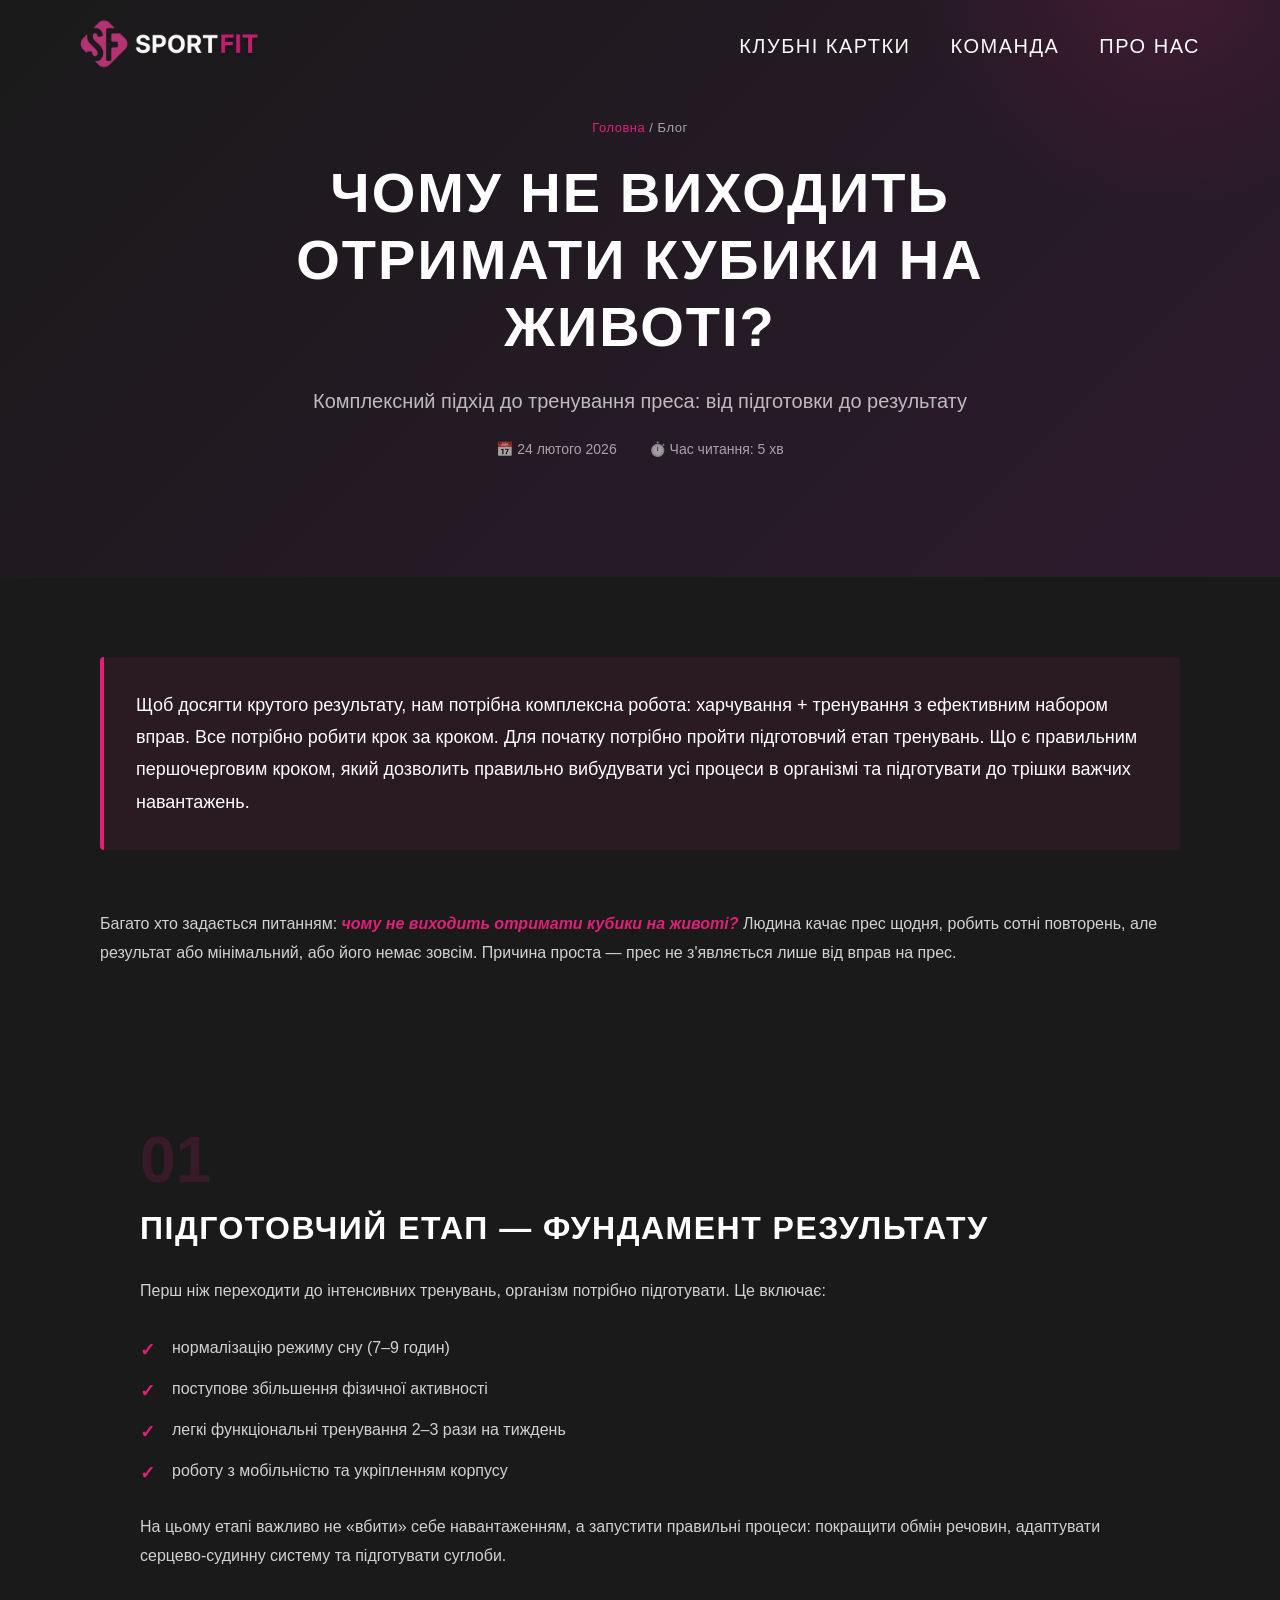
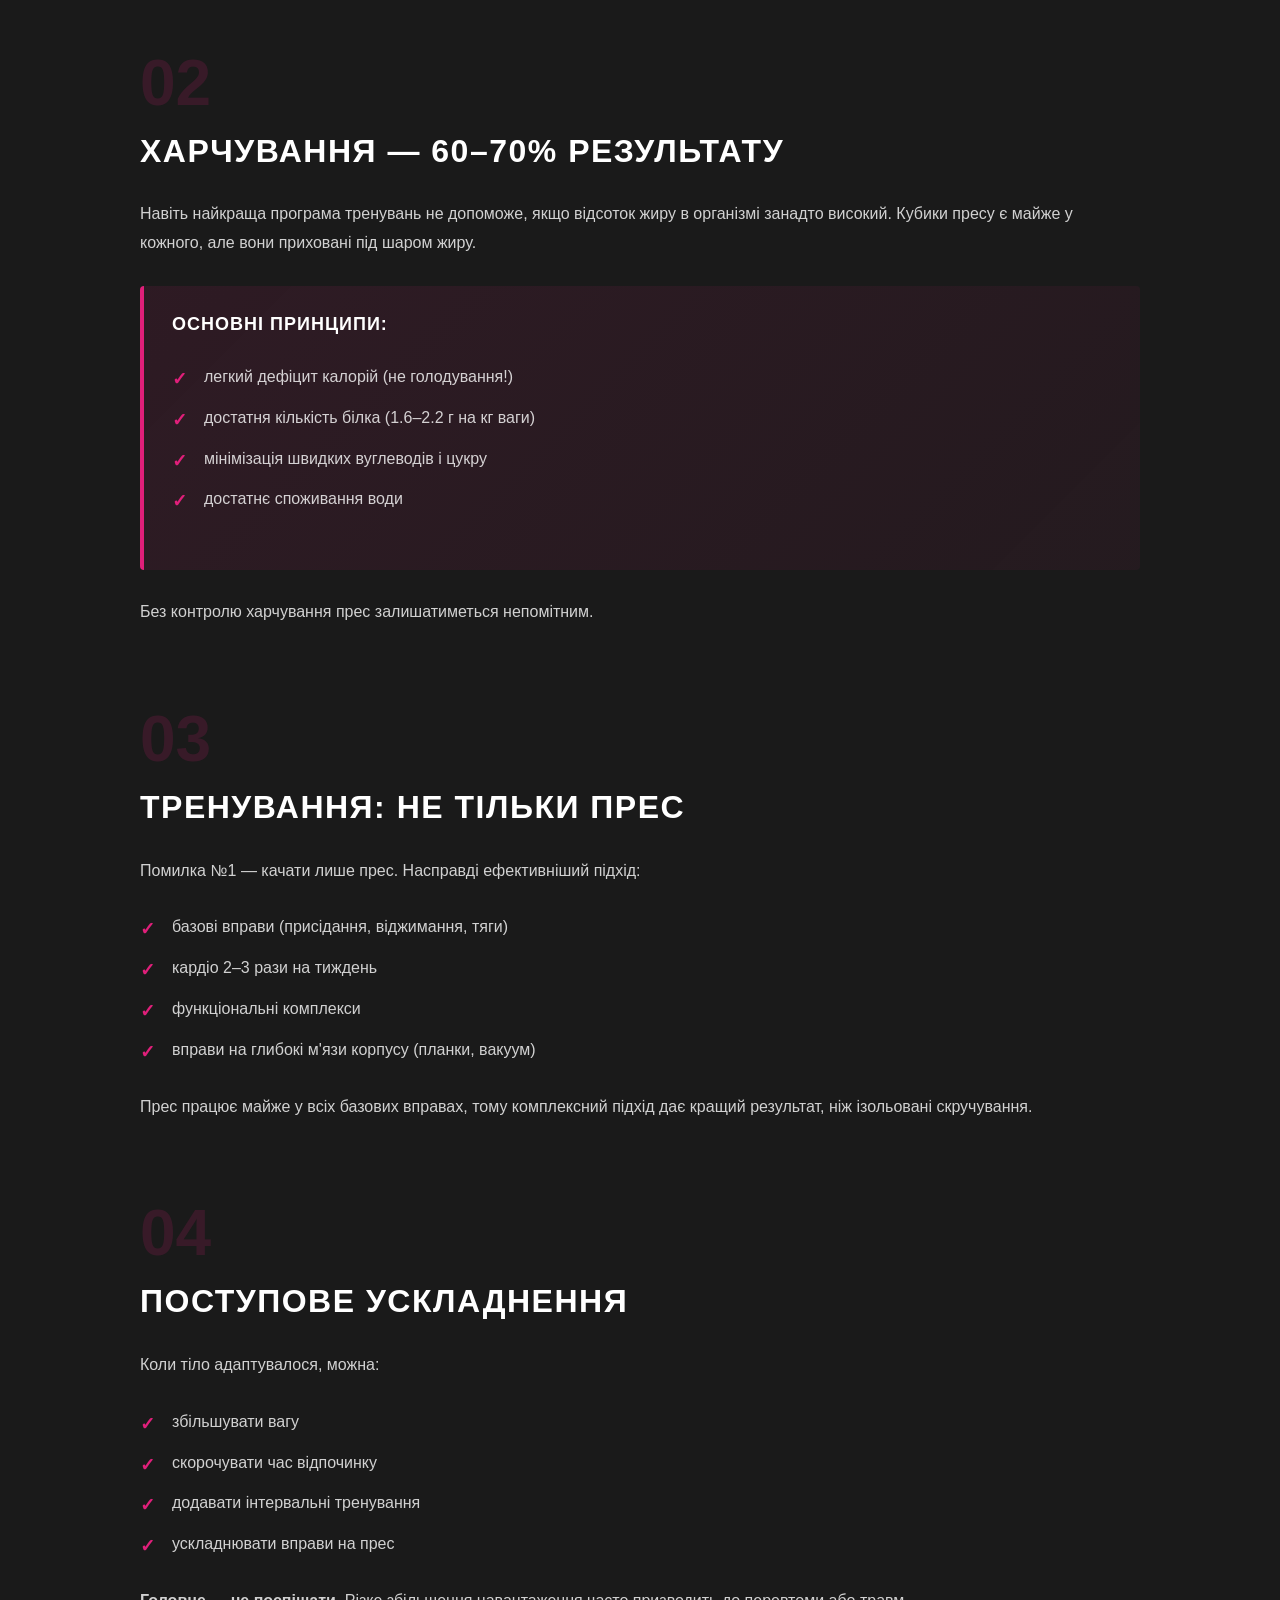
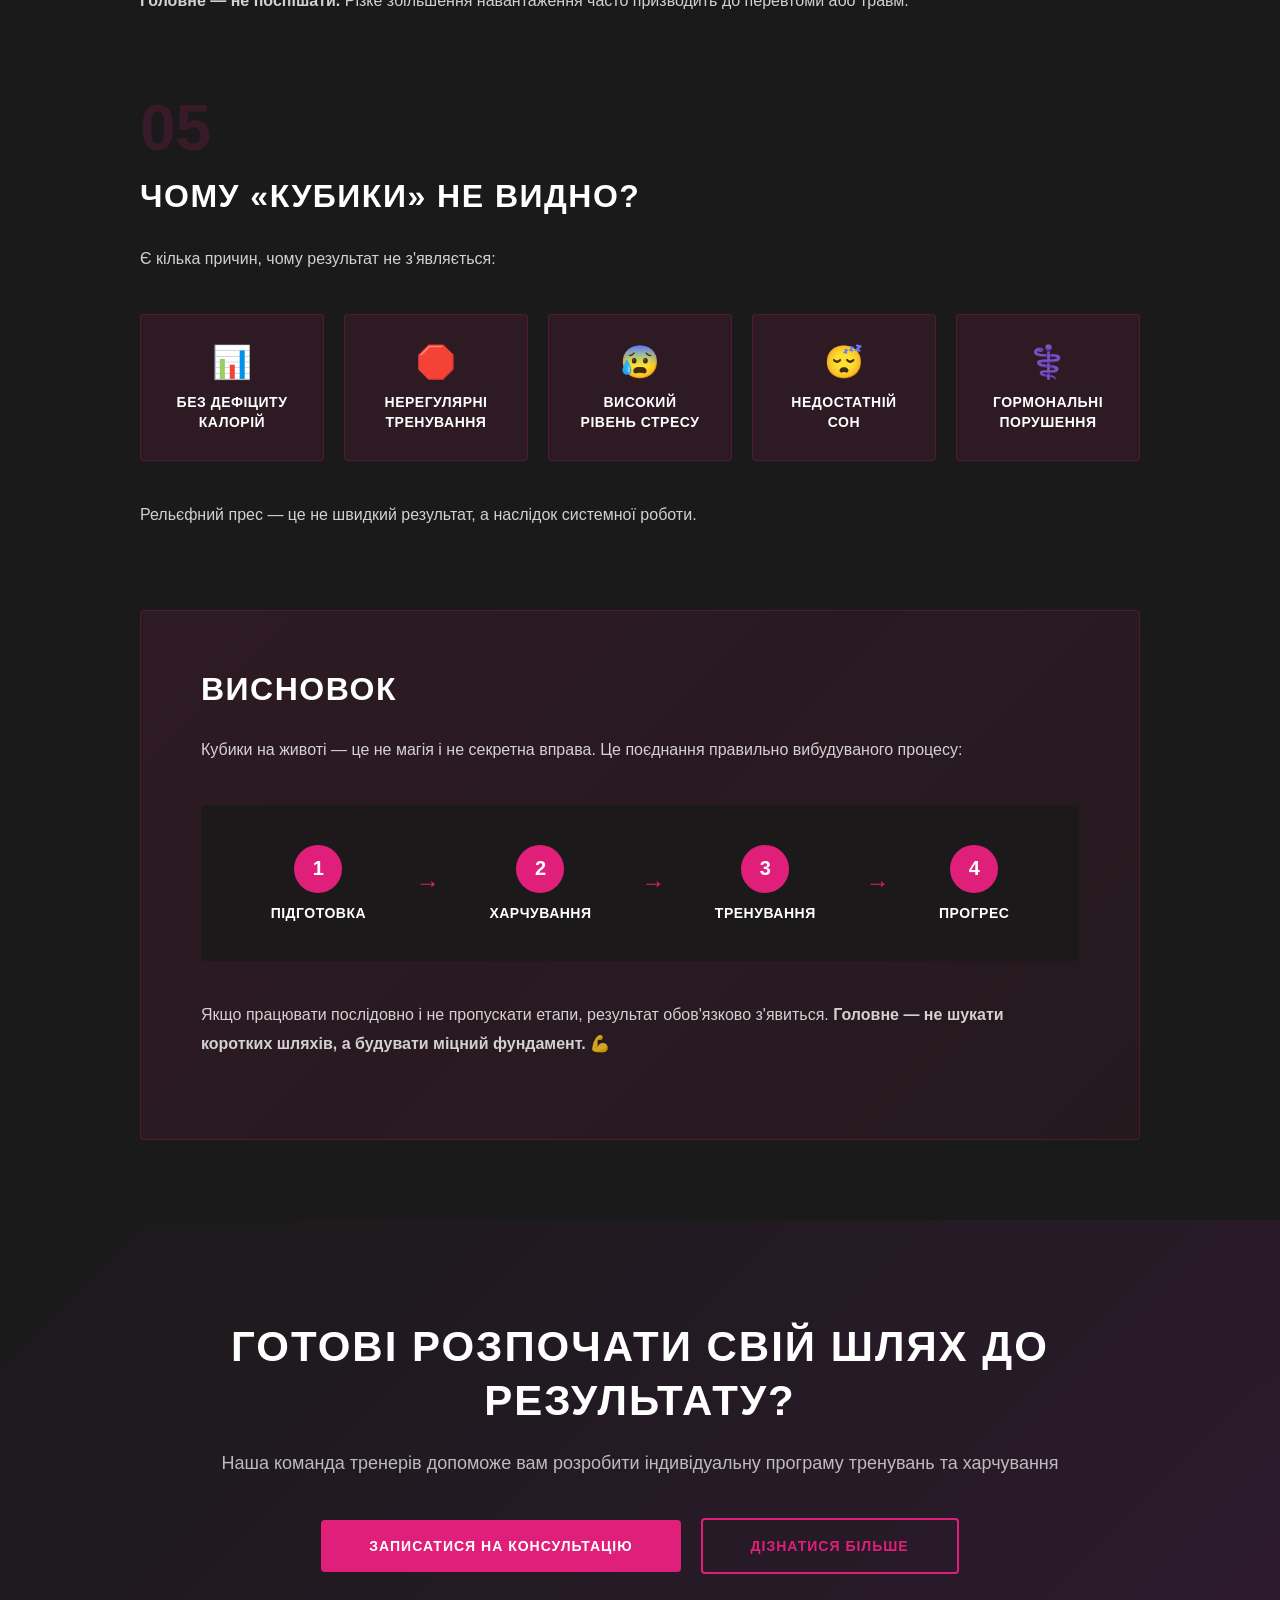
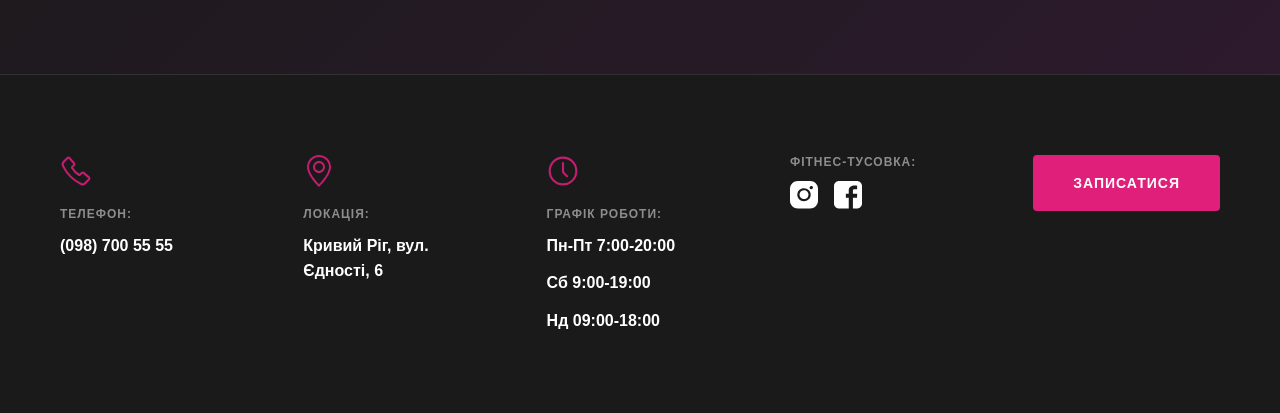
<file: why.html>
<!DOCTYPE html>
<html lang="uk">
<head>
    <meta charset="UTF-8">
    <meta name="viewport" content="width=device-width, initial-scale=1.0">
    <title>Чому не виходить отримати кубики на животі? - SportFit</title>
    <link rel="stylesheet" href="style.css">
    <style>
        /* ========== ARTICLE STYLES ========== */

        /* Article Hero Section */
        .article-hero {
            background: linear-gradient(135deg, #1a1a1a 0%, #2d1a2d 100%);
            padding: 120px 60px;
            min-height: 50vh;
            display: flex;
            align-items: center;
            justify-content: center;
            position: relative;
            overflow: hidden;
        }

        .article-hero::before {
            content: '';
            position: absolute;
            top: -50%;
            right: -10%;
            width: 500px;
            height: 500px;
            background: radial-gradient(circle, rgba(224, 31, 122, 0.15) 0%, transparent 70%);
            border-radius: 50%;
        }

        .article-hero-content {
            max-width: 900px;
            text-align: center;
            position: relative;
            z-index: 2;
            animation: slideInUp 0.8s ease;
        }

        .breadcrumb {
            font-size: 13px;
            color: rgba(255, 255, 255, 0.6);
            margin-bottom: 24px;
            letter-spacing: 0.5px;
        }

        .breadcrumb a {
            color: #e01f7a;
            text-decoration: none;
            transition: color 0.3s ease;
        }

        .breadcrumb a:hover {
            color: #ff3d8f;
        }

        .article-hero h1 {
            font-size: 56px;
            font-weight: 700;
            text-transform: uppercase;
            letter-spacing: 2px;
            line-height: 1.2;
            margin-bottom: 24px;
            color: #fff;
        }

        .article-subtitle {
            font-size: 20px;
            color: rgba(255, 255, 255, 0.7);
            margin-bottom: 24px;
            font-weight: 400;
            line-height: 1.6;
        }

        .article-meta {
            display: flex;
            align-items: center;
            justify-content: center;
            gap: 32px;
            font-size: 14px;
            color: rgba(255, 255, 255, 0.6);
            flex-wrap: wrap;
        }

        /* Article Intro */
        .article-intro {
            padding: 80px 60px;
            background-color: #1a1a1a;
            max-width: 1200px;
            margin: 0 auto;
        }

        .intro-quote {
            margin-bottom: 60px;
        }

        .intro-quote blockquote {
            font-size: 18px;
            line-height: 1.8;
            color: #fff;
            padding: 32px;
            border-left: 4px solid #e01f7a;
            background-color: rgba(224, 31, 122, 0.08);
            border-radius: 4px;
            font-weight: 500;
            animation: slideInLeft 0.8s ease;
        }

        .intro-text p {
            font-size: 16px;
            line-height: 1.8;
            color: rgba(255, 255, 255, 0.8);
            animation: slideInRight 0.8s ease;
        }

        .intro-text em {
            color: #e01f7a;
            font-style: italic;
            font-weight: 600;
        }

        /* Article Content */
        .article-content {
            background-color: #1a1a1a;
            padding: 80px 60px;
        }

        .article-container {
            max-width: 1000px;
            margin: 0 auto;
        }

        .content-block {
            margin-bottom: 80px;
            animation: slideInUp 0.8s ease backwards;
        }

        .content-block:nth-child(1) { animation-delay: 0.1s; }
        .content-block:nth-child(2) { animation-delay: 0.15s; }
        .content-block:nth-child(3) { animation-delay: 0.2s; }
        .content-block:nth-child(4) { animation-delay: 0.25s; }
        .content-block:nth-child(5) { animation-delay: 0.3s; }
        .content-block:nth-child(6) { animation-delay: 0.35s; }

        .section-number {
            font-size: 64px;
            font-weight: 700;
            color: #e01f7a;
            opacity: 0.15;
            line-height: 1;
            margin-bottom: 16px;
        }

        .content-block h2 {
            font-size: 32px;
            font-weight: 700;
            text-transform: uppercase;
            letter-spacing: 1.5px;
            color: #fff;
            margin-bottom: 28px;
            line-height: 1.3;
        }

        .content-block p {
            font-size: 16px;
            line-height: 1.8;
            color: rgba(255, 255, 255, 0.8);
            margin-bottom: 20px;
        }

        .article-list {
            list-style: none;
            padding: 0;
            margin: 28px 0;
        }

        .article-list li {
            font-size: 16px;
            line-height: 1.8;
            color: rgba(255, 255, 255, 0.8);
            padding-left: 32px;
            position: relative;
            margin-bottom: 12px;
            transition: all 0.3s ease;
        }

        .article-list li::before {
            content: '✓';
            position: absolute;
            left: 0;
            color: #e01f7a;
            font-weight: 700;
            font-size: 18px;
        }

        .article-list li:hover {
            padding-left: 40px;
            color: #e01f7a;
        }

        /* Highlight Box */
        .highlight-box {
            background: linear-gradient(135deg, rgba(224, 31, 122, 0.1) 0%, rgba(224, 31, 122, 0.05) 100%);
            border-left: 4px solid #e01f7a;
            padding: 28px;
            border-radius: 4px;
            margin: 28px 0;
        }

        .highlight-box h3 {
            font-size: 18px;
            font-weight: 600;
            color: #fff;
            margin-bottom: 16px;
            text-transform: uppercase;
            letter-spacing: 1px;
        }

        /* Reasons Grid */
        .reasons-grid {
            display: grid;
            grid-template-columns: repeat(auto-fit, minmax(150px, 1fr));
            gap: 20px;
            margin: 40px 0;
        }

        .reason-item {
            background-color: rgba(224, 31, 122, 0.1);
            padding: 28px;
            border-radius: 4px;
            text-align: center;
            transition: all 0.3s cubic-bezier(0.34, 1.56, 0.64, 1);
            border: 1px solid rgba(224, 31, 122, 0.2);
        }

        .reason-item:hover {
            background-color: rgba(224, 31, 122, 0.2);
            transform: translateY(-5px);
            box-shadow: 0 12px 24px rgba(224, 31, 122, 0.2);
        }

        .reason-icon {
            font-size: 32px;
            margin-bottom: 12px;
            display: block;
        }

        .reason-item h4 {
            font-size: 14px;
            font-weight: 600;
            color: #fff;
            text-transform: uppercase;
            letter-spacing: 0.5px;
            line-height: 1.4;
        }

        /* Article Conclusion */
        .article-conclusion {
            background: linear-gradient(135deg, rgba(224, 31, 122, 0.1) 0%, rgba(224, 31, 122, 0.05) 100%);
            padding: 60px;
            border-radius: 4px;
            border: 1px solid rgba(224, 31, 122, 0.2);
            margin-top: 80px;
        }

        .article-conclusion h2 {
            font-size: 32px;
            font-weight: 700;
            text-transform: uppercase;
            letter-spacing: 1.5px;
            color: #fff;
            margin-bottom: 28px;
        }

        .article-conclusion p {
            font-size: 16px;
            line-height: 1.8;
            color: rgba(255, 255, 255, 0.8);
            margin-bottom: 20px;
        }

        .conclusion-steps {
            display: flex;
            align-items: center;
            justify-content: center;
            gap: 20px;
            flex-wrap: wrap;
            margin: 40px 0;
            padding: 40px;
            background-color: rgba(26, 26, 26, 0.8);
            border-radius: 4px;
        }

        .step {
            display: flex;
            flex-direction: column;
            align-items: center;
            gap: 12px;
            flex-grow: 1;
            min-width: 120px;
        }

        .step-number {
            width: 48px;
            height: 48px;
            border-radius: 50%;
            background-color: #e01f7a;
            display: flex;
            align-items: center;
            justify-content: center;
            font-weight: 700;
            font-size: 20px;
            color: #fff;
        }

        .step h4 {
            font-size: 14px;
            font-weight: 600;
            color: #fff;
            text-transform: uppercase;
            letter-spacing: 0.5px;
            text-align: center;
        }

        .arrow {
            color: #e01f7a;
            font-size: 24px;
            font-weight: 700;
        }

        /* CTA Section */
        .article-cta {
            background: linear-gradient(135deg, #1a1a1a 0%, #2d1a2d 100%);
            padding: 100px 60px;
            text-align: center;
        }

        .cta-content {
            max-width: 900px;
            margin: 0 auto;
            animation: slideInUp 0.8s ease;
        }

        .article-cta h2 {
            font-size: 42px;
            font-weight: 700;
            text-transform: uppercase;
            letter-spacing: 2px;
            color: #fff;
            margin-bottom: 20px;
            line-height: 1.3;
        }

        .article-cta p {
            font-size: 18px;
            color: rgba(255, 255, 255, 0.7);
            margin-bottom: 40px;
            line-height: 1.6;
        }

        .cta-buttons {
            display: flex;
            align-items: center;
            justify-content: center;
            gap: 20px;
            flex-wrap: wrap;
        }

        .btn-primary,
        .btn-secondary {
            display: inline-flex;
            align-items: center;
            justify-content: center;
            padding: 18px 48px;
            border-radius: 4px;
            font-size: 14px;
            font-weight: 600;
            text-transform: uppercase;
            letter-spacing: 1px;
            transition: all 0.3s cubic-bezier(0.34, 1.56, 0.64, 1);
            text-decoration: none;
            cursor: pointer;
            border: none;
        }

        .btn-primary {
            background-color: #e01f7a;
            color: #fff;
            position: relative;
            overflow: hidden;
        }

        .btn-primary::before {
            content: '';
            position: absolute;
            top: 50%;
            left: 50%;
            width: 0;
            height: 0;
            background-color: rgba(255, 255, 255, 0.2);
            border-radius: 50%;
            transform: translate(-50%, -50%);
            transition: width 0.6s, height 0.6s;
        }

        .btn-primary:hover {
            background-color: #c41868;
            transform: translateY(-3px);
            box-shadow: 0 12px 24px rgba(224, 31, 122, 0.4);
            letter-spacing: 1.5px;
        }

        .btn-primary:hover::before {
            width: 300px;
            height: 300px;
        }

        .btn-secondary {
            background-color: transparent;
            color: #e01f7a;
            border: 2px solid #e01f7a;
            position: relative;
            overflow: hidden;
        }

        .btn-secondary::before {
            content: '';
            position: absolute;
            top: 50%;
            left: 50%;
            width: 0;
            height: 0;
            background-color: rgba(224, 31, 122, 0.2);
            border-radius: 50%;
            transform: translate(-50%, -50%);
            transition: width 0.6s, height 0.6s;
        }

        .btn-secondary:hover {
            background-color: #e01f7a;
            color: #fff;
            transform: translateY(-3px);
            border-color: #c41868;
        }

        .btn-secondary:hover::before {
            width: 300px;
            height: 300px;
        }

        /* Responsive */
        @media (max-width: 900px) {
            .article-hero {
                padding: 60px 24px;
                min-height: auto;
            }

            .article-hero h1 {
                font-size: 36px;
            }

            .article-subtitle {
                font-size: 16px;
            }

            .article-intro,
            .article-content {
                padding: 60px 24px;
            }

            .intro-quote blockquote {
                font-size: 16px;
                padding: 24px;
            }

            .content-block h2 {
                font-size: 24px;
            }

            .article-conclusion {
                padding: 40px 24px;
            }

            .conclusion-steps {
                flex-direction: column;
                padding: 24px;
                gap: 16px;
            }

            .arrow {
                transform: rotate(90deg);
            }

            .reasons-grid {
                grid-template-columns: repeat(auto-fit, minmax(120px, 1fr));
                gap: 16px;
            }

            .article-cta {
                padding: 60px 24px;
            }

            .article-cta h2 {
                font-size: 28px;
            }

            .cta-buttons {
                flex-direction: column;
            }

            .btn-primary,
            .btn-secondary {
                width: 100%;
            }
        }

        /* Animations (from main style.css) */
        @keyframes slideInUp {
            from {
                opacity: 0;
                transform: translateY(40px);
            }
            to {
                opacity: 1;
                transform: translateY(0);
            }
        }

        @keyframes slideInLeft {
            from {
                opacity: 0;
                transform: translateX(-50px);
            }
            to {
                opacity: 1;
                transform: translateX(0);
            }
        }

        @keyframes slideInRight {
            from {
                opacity: 0;
                transform: translateX(50px);
            }
            to {
                opacity: 1;
                transform: translateX(0);
            }
        }
    </style>
</head>
<body>
    <header>
        <div class="logo">
            <a href="index.html"><img src="img/hero/Logo.png" alt="logo"></a>
        </div>
        <div class="nav">
            <nav>
                <ul>
                    <li><a href="index.html#cards">Клубні картки</a></li>
                    <li><a href="index.html#team">Команда</a></li>
                    <li><a href="index.html#about">Про нас</a></li>
                </ul>
            </nav>
        </div>
    </header>

    <!-- Article Hero Section -->
    <section class="article-hero">
        <div class="article-hero-content">
            <div class="breadcrumb">
                <a href="index.html">Головна</a> / Блог
            </div>
            <h1>Чому не виходить отримати кубики на животі?</h1>
            <p class="article-subtitle">Комплексний підхід до тренування преса: від підготовки до результату</p>
            <div class="article-meta">
                <span>📅 24 лютого 2026</span>
                <span>⏱️ Час читання: 5 хв</span>
            </div>
        </div>
    </section>

    <!-- Article Intro Quote -->
    <section class="article-intro">
        <div class="intro-quote">
            <blockquote>
                Щоб досягти крутого результату, нам потрібна комплексна робота: харчування + тренування з ефективним набором вправ. Все потрібно робити крок за кроком. Для початку потрібно пройти підготовчий етап тренувань. Що є правильним першочерговим кроком, який дозволить правильно вибудувати усі процеси в організмі та підготувати до трішки важчих навантажень.
            </blockquote>
        </div>
        <div class="intro-text">
            <p>Багато хто задається питанням: <em>чому не виходить отримати кубики на животі?</em> Людина качає прес щодня, робить сотні повторень, але результат або мінімальний, або його немає зовсім. Причина проста — прес не з'являється лише від вправ на прес.</p>
        </div>
    </section>

    <!-- Article Content -->
    <section class="article-content">
        <div class="article-container">
            <!-- Section 1 -->
            <article class="content-block">
                <div class="section-number">01</div>
                <h2>Підготовчий етап — фундамент результату</h2>
                <p>Перш ніж переходити до інтенсивних тренувань, організм потрібно підготувати. Це включає:</p>
                
                <ul class="article-list">
                    <li>нормалізацію режиму сну (7–9 годин)</li>
                    <li>поступове збільшення фізичної активності</li>
                    <li>легкі функціональні тренування 2–3 рази на тиждень</li>
                    <li>роботу з мобільністю та укріпленням корпусу</li>
                </ul>

                <p>На цьому етапі важливо не «вбити» себе навантаженням, а запустити правильні процеси: покращити обмін речовин, адаптувати серцево-судинну систему та підготувати суглоби.</p>
            </article>

            <!-- Section 2 -->
            <article class="content-block">
                <div class="section-number">02</div>
                <h2>Харчування — 60–70% результату</h2>
                <p>Навіть найкраща програма тренувань не допоможе, якщо відсоток жиру в організмі занадто високий. Кубики пресу є майже у кожного, але вони приховані під шаром жиру.</p>

                <div class="highlight-box">
                    <h3>Основні принципи:</h3>
                    <ul class="article-list">
                        <li>легкий дефіцит калорій (не голодування!)</li>
                        <li>достатня кількість білка (1.6–2.2 г на кг ваги)</li>
                        <li>мінімізація швидких вуглеводів і цукру</li>
                        <li>достатнє споживання води</li>
                    </ul>
                </div>

                <p>Без контролю харчування прес залишатиметься непомітним.</p>
            </article>

            <!-- Section 3 -->
            <article class="content-block">
                <div class="section-number">03</div>
                <h2>Тренування: не тільки прес</h2>
                <p>Помилка №1 — качати лише прес. Насправді ефективніший підхід:</p>

                <ul class="article-list">
                    <li>базові вправи (присідання, віджимання, тяги)</li>
                    <li>кардіо 2–3 рази на тиждень</li>
                    <li>функціональні комплекси</li>
                    <li>вправи на глибокі м'язи корпусу (планки, вакуум)</li>
                </ul>

                <p>Прес працює майже у всіх базових вправах, тому комплексний підхід дає кращий результат, ніж ізольовані скручування.</p>
            </article>

            <!-- Section 4 -->
            <article class="content-block">
                <div class="section-number">04</div>
                <h2>Поступове ускладнення</h2>
                <p>Коли тіло адаптувалося, можна:</p>

                <ul class="article-list">
                    <li>збільшувати вагу</li>
                    <li>скорочувати час відпочинку</li>
                    <li>додавати інтервальні тренування</li>
                    <li>ускладнювати вправи на прес</li>
                </ul>

                <p><strong>Головне — не поспішати.</strong> Різке збільшення навантаження часто призводить до перевтоми або травм.</p>
            </article>

            <!-- Section 5 -->
            <article class="content-block">
                <div class="section-number">05</div>
                <h2>Чому «кубики» не видно?</h2>
                <p>Є кілька причин, чому результат не з'являється:</p>

                <div class="reasons-grid">
                    <div class="reason-item">
                        <div class="reason-icon">📊</div>
                        <h4>Без дефіциту калорій</h4>
                    </div>
                    <div class="reason-item">
                        <div class="reason-icon">🛑</div>
                        <h4>Нерегулярні тренування</h4>
                    </div>
                    <div class="reason-item">
                        <div class="reason-icon">😰</div>
                        <h4>Високий рівень стресу</h4>
                    </div>
                    <div class="reason-item">
                        <div class="reason-icon">😴</div>
                        <h4>Недостатній сон</h4>
                    </div>
                    <div class="reason-item">
                        <div class="reason-icon">⚕️</div>
                        <h4>Гормональні порушення</h4>
                    </div>
                </div>

                <p>Рельєфний прес — це не швидкий результат, а наслідок системної роботи.</p>
            </article>

            <!-- Conclusion -->
            <article class="article-conclusion">
                <h2>Висновок</h2>
                <p>Кубики на животі — це не магія і не секретна вправа. Це поєднання правильно вибудуваного процесу:</p>
                
                <div class="conclusion-steps">
                    <div class="step">
                        <span class="step-number">1</span>
                        <h4>Підготовка</h4>
                    </div>
                    <span class="arrow">→</span>
                    <div class="step">
                        <span class="step-number">2</span>
                        <h4>Харчування</h4>
                    </div>
                    <span class="arrow">→</span>
                    <div class="step">
                        <span class="step-number">3</span>
                        <h4>Тренування</h4>
                    </div>
                    <span class="arrow">→</span>
                    <div class="step">
                        <span class="step-number">4</span>
                        <h4>Прогрес</h4>
                    </div>
                </div>

                <p>Якщо працювати послідовно і не пропускати етапи, результат обов'язково з'явиться. <strong>Головне — не шукати коротких шляхів, а будувати міцний фундамент.</strong> 💪</p>
            </article>
        </div>
    </section>

    <!-- CTA Section -->
    <section class="article-cta">
        <div class="cta-content">
            <h2>Готові розпочати свій шлях до результату?</h2>
            <p>Наша команда тренерів допоможе вам розробити індивідуальну програму тренувань та харчування</p>
            <div class="cta-buttons">
                <a href="index.html#team" class="btn-primary">Записатися на консультацію</a>
                <a href="index.html#about" class="btn-secondary">Дізнатися більше</a>
            </div>
        </div>
    </section>

    <footer>
        <div class="gridg">
            <div class="element">
                <img src="img/svg/phone.svg" alt="phone">
                <p>Телефон:</p>
                <h3>(098) 700 55 55</h3>
            </div>
            <div class="element">
                <img src="img/svg/geo.svg" alt="geo">
                <p>Локація:</p>
                <h3>Кривий Ріг, вул. Єдності, 6</h3>
            </div>
            <div class="element">
                <img src="img/svg/clock.svg" alt="geo">
                <p>Графік роботи:</p>
                <h3>Пн-Пт 7:00-20:00</h3>
                <h3>Сб 9:00-19:00</h3>
                <h3>Нд 09:00-18:00</h3>
            </div>
            <div class="social">
                <p>Фітнес-тусовка:</p>
                <div class="img-social">
                    <img src="img/svg/inst.svg" alt="instagram">
                    <img src="img/svg/faceb.svg" alt="facebook">
                </div>
            </div>
            <a href="#team">Записатися</a>
        </div>
    </footer>

    <script src="index.js"></script>
</body>
</html>
</file>
<file: style.css>
:root {
  --font-family: "Inter", sans-serif;
}
/* ========== RESET & BASE ========== */
* {
  margin: 0;
  padding: 0;
  box-sizing: border-box;
}

html {
  scroll-behavior: smooth;
}

body {
  font-family: 'Montserrat', 'Arial Black', sans-serif;
  background-color: #1a1a1a;
  color: #fff;
  min-height: 100vh;
  overflow-x: hidden;
}

/* ========== HEADER ========== */
header {
  display: flex;
  align-items: center;
  justify-content: space-between;
  padding: 20px 80px;
  position: absolute;
  top: 0;
  left: 0;
  width: 100%;
  z-index: 10;
}

.logo img {
  height: 48px;
  width: auto;
}

/* ========== NAV ========== */
nav ul {
  list-style: none;
  display: flex;
  gap: 40px;
}

nav ul li {
  display: flex;
  align-items: center;
}

nav ul li a {
  font-family: var(--font-family);
  font-size: 20px;
  font-weight: 200;
  letter-spacing: 1.5px;
  text-transform: uppercase;
  color: #fafaf9;
  cursor: pointer;
  transition: color 0.3s ease;
  text-decoration: none;
  white-space: nowrap;
  position: relative;
}

nav ul li a::after {
  content: '';
  position: absolute;
  bottom: -5px;
  left: 0;
  width: 0;
  height: 2px;
  background-color: #e01f7a;
  transition: width 0.3s ease;
}

nav ul li a:hover,
nav ul li a:focus {
  color: #e01f7a;
}

nav ul li a:hover::after {
  width: 100%;
}

/* ========== HERO SECTION ========== */
.hero {
  display: flex;
  align-items: center;
  justify-content: space-between;
  min-height: 100vh;
  padding: 100px 60px 60px 60px;
  background-color: #1a1a1a;
  position: relative;
  overflow: hidden;
}

/* Left side — text */
.hero-text {
  flex: 0 0 45%;
  max-width: 45%;
  z-index: 2;
  padding-top: 40px;
  order: 1;
  margin-left: 120px;
}

.title h1 {
  font-size: 100px;
  font-weight: 700;
  text-transform: uppercase;
  line-height: 1.0;
  letter-spacing: -1px;
  color: #fafaf9;
  margin-bottom: 32px;
  /* Optional subtle entrance animation */
  animation: fadeInLeft 0.8s ease both;
  
}

.subtitle p {
  font-size: 16px;
  font-weight: 400;
  line-height: 150%;
  color: rgba(239, 237, 232, 0.65);
  max-width: 599px;
  margin-bottom: 40px;
  animation: fadeInLeft 0.8s 0.2s ease both;
}

/* ========== BUTTON ========== */
.btn a,
.btn-cards a,
.treners .btn a,
.invaite-form .btn ,
footer a {
  display: inline-flex;
  align-items: center;
  justify-content: center;
  background-color: #e01f7a;
  color: #fff;
  text-decoration: none;
  text-transform: uppercase;
  font-family: 'Montserrat', sans-serif;
  font-weight: 600;
  letter-spacing: 1px;
  padding: 18px 40px;
  border: none;
  border-radius: 4px;
  cursor: pointer;
  transition: all 0.3s cubic-bezier(0.34, 1.56, 0.64, 1);
  position: relative;
  overflow: hidden;
}

.btn a::before,
.btn-cards a::before,
.treners .btn a::before,
.invaite-form .btn::before,
footer a::before {
  content: '';
  position: absolute;
  top: 50%;
  left: 50%;
  width: 0;
  height: 0;
  background-color: rgba(255, 255, 255, 0.2);
  border-radius: 50%;
  transform: translate(-50%, -50%);
  transition: width 0.6s, height 0.6s;
}

.btn a:hover,
.btn-cards a:hover,
.treners .btn a:hover,
.invaite-form .btn:hover,
footer a:hover {
  background-color: #c41868;
  transform: translateY(-3px);
  box-shadow: 0 12px 24px rgba(224, 31, 122, 0.4);
  letter-spacing: 1.5px;
}

.btn a:hover::before,
.btn-cards a:hover::before,
.treners .btn a:hover::before,
.invaite-form .btn:hover::before,
footer a:hover::before {
  width: 300px;
  height: 300px;
}

/* ========== HERO PHOTO (right side) ========== */
.hero-photo {
  flex: 0 0 55%;
  max-width: 55%;
  display: flex;
  justify-content: flex-end;
  align-items: flex-end;
  position: relative;
  height: 100%;
  min-height: 600px;
  z-index: 1;
  order: 2;
}

.hero-photo img {
  max-height: 85vh;
  width: auto;
  object-fit: contain;
  object-position: bottom;
  /* Align girl to bottom-right like in the design */
  position: absolute;
  right: 119px;
  bottom: -60px;
  animation: fadeInRight 0.9s 0.1s ease both;
}
/* ========== ADDS SECTION ========== */
.adds {
  min-height: 100vh;
  padding: 100px 60px;
  background-color: #1a1a1a;
  display: flex;
  flex-direction: column;
  align-items: center;
  justify-content: center;
}

/* Верхній блок */
.adds-top {
  text-align: center;
  max-width: 900px;
  margin-bottom: 80px;
}

.adds-top h1 {
  font-size: 48px;
  font-weight: 700;
  text-transform: uppercase;
  letter-spacing: 2px;
  margin-bottom: 24px;
  color: #fff;
}

.adds-top p {
  color: rgba(255,255,255,0.7);
  line-height: 1.6;
  font-size: 16px;
}

/* Нижній блок */
.adds-bottom {
  display: flex;
  align-items: center;
  justify-content: center;
  gap: 120px;
  width: 100%;
  max-width: 1300px;
}

/* Фото */
.image {
  flex: 0 0 45%;
  display: flex;
  justify-content: center;
}

.image img {
  width: 100%;
  max-width: 460px;
  height: auto;
  object-fit: cover;
  border-radius: 8px;
}

/* Список */
.list {
  flex: 0 0 45%;
  display: flex;
  flex-direction: column;
  gap: 24px;
}

.why {
  display: flex;
  align-items: center;
  gap: 16px;
  font-size: 18px;
  font-weight: 500;
  color: #fff;
}

.checkmark {
  display: flex;
  align-items: center;
  justify-content: center;
  flex-shrink: 0;
}

.checkmark img {
  width: 24px;
  height: 24px;
}
/* ========== CARDS SECTION ========== */
.cards {
  min-height: 100vh;
  padding: 100px 60px;
  background-color: #1a1a1a;
  display: flex;
  flex-direction: column;
  align-items: center;
  justify-content: center;
  position: relative;
}

/* Заголовок по центру */
.cards .title_2 {
  margin-bottom: 80px;
  text-align: center;
  width: 100%;
}

.cards .title_2 h1 {
  font-size: 64px;
  font-weight: 700;
  text-transform: uppercase;
  letter-spacing: 2px;
  color: #fff;
  line-height: 1.1;
}

/* Контейнер для контенту знизу */
.cards-content {
  display: flex;
  align-items: center;
  justify-content: space-between;
  width: 100%;
  max-width: 1300px;
  gap: 80px;
}

/* Лівий блок - текст і кнопка */
.cards-left {
  flex: 0 0 45%;
  max-width: 45%;
}

.cards .subtitle_2 {
  margin-bottom: 40px;
}

.cards .subtitle_2 p {
  font-family: var(--font-family);
  font-weight: 400;
  font-size: 22px;
  line-height: 134%;
  letter-spacing: 0.02em;
  color: #fff9f9;
}

/* Кнопка */
.cards .btn-cards a {
  font-size: 16px;
  padding: 16px 48px;
}

/* Правий блок - зображення */
.cards-right {
  flex: 0 0 50%;
  max-width: 50%;
  display: flex;
  justify-content: center;
  align-items: center;
}

.cards img {
  width: 100%;
  max-width: 600px;
  height: auto;
  object-fit: contain;
}
/* ========== TRENERS SECTION ========== */
.treners {
  min-height: 100vh;
  padding: 100px 60px;
  background-color: #1a1a1a;
  display: flex;
  align-items: center;
  justify-content: center;
}

.treners .block {
  width: 100%;
  max-width: 1300px;
  display: flex;
  flex-direction: column;
  align-items: center;
}

/* Заголовок */
.treners .title_3 {
  margin-bottom: 60px;
  text-align: center;
}

.treners .title_3 h1 {
  font-size: 64px;
  font-weight: 700;
  text-transform: uppercase;
  letter-spacing: 2px;
  color: #fff;
  line-height: 1.1;
}

/* Сітка тренерів */
.treners .grid {
  display: grid;
  grid-template-columns: repeat(4, 1fr);
  gap: 24px;
  width: 100%;
  margin-bottom: 60px;
}

.treners .item {
  display: flex;
  flex-direction: column;
  align-items: center;
  text-align: center;
  gap: 16px;
}

.treners .item img {
  width: 100%;
  height: auto;
  object-fit: cover;
  border-radius: 4px;
}

.treners .item {
  font-family: var(--font-family);
  font-size: 16px;
  font-weight: 500;
  color: #fff;
  text-transform: uppercase;
  letter-spacing: 0.5px;
}

/* Кнопка */
.treners .btn {
  text-align: center;
}

.treners .btn a {
  font-size: 18px;
  padding: 18px 48px;
}

/* ========== RESPONSIVE ========== */
@media (max-width: 1200px) {
  .treners .grid {
    grid-template-columns: repeat(3, 1fr);
  }
}

@media (max-width: 900px) {
  .treners {
    padding: 60px 24px;
  }

  .treners .title_3 h1 {
    font-size: 48px;
  }

  .treners .grid {
    grid-template-columns: repeat(2, 1fr);
    gap: 20px;
  }

  .treners .btn a {
    font-size: 16px;
    padding: 16px 40px;
  }
}

@media (max-width: 600px) {
  .treners .grid {
    grid-template-columns: 1fr;
    max-width: 300px;
    margin: 0 auto 40px;
  }
}
/* ========== RESPONSIVE ========== */
@media (max-width: 1200px) {
  .cards-content {
    gap: 60px;
  }
}

@media (max-width: 900px) {
  .cards {
    padding: 60px 24px;
  }

  .cards .title_2 {
    margin-bottom: 60px;
  }

  .cards .title_2 h1 {
    font-size: 48px;
  }

  .cards-content {
    flex-direction: column;
    gap: 40px;
  }

  .cards-left,
  .cards-right {
    flex: none;
    max-width: 100%;
  }

  .cards .subtitle_2 {
    text-align: center;
  }

  .cards .btn-cards {
    text-align: center;
  }

  .cards img {
    max-width: 100%;
  }
}

/* ========== RESPONSIVE ========== */
@media (max-width: 1200px) {
  .cards img {
    max-width: 45%;
    right: 40px;
  }
}

@media (max-width: 900px) {
  
/* ========== RESPONSIVE ========== */
@media (max-width: 900px) {
  .adds {
    flex-direction: column;
    padding: 60px 24px;
    gap: 40px;
  }

  .block_1,
  .image {
    max-width: 100%;
    flex: none;
    padding-left: 0;
  }

  .title_1 h1 {
    font-size: 48px;
    text-align: center;
  }

  .subtitle_1 p {
    text-align: center;
    margin: 0 auto 32px;
  }

  .list {
    align-items: center;
  }

  .why {
    justify-content: flex-start;
    max-width: 400px;
  }
  .cards {
    padding: 60px 24px;
    align-items: center;
    text-align: center;
  }

  .cards .title_2 h1 {
    font-size: 48px;
  }

  .cards .subtitle_2 {
    max-width: 100%;
  }

  .cards img {
    position: relative;
    right: auto;
    top: auto;
    transform: none;
    max-width: 100%;
    margin-top: 40px;
  }
}

}
/* ========== INFO SECTION ========== */
.info {
  background-color: #1a1a1a;
  padding: 100px 60px;
  display: flex;
  flex-direction: column;
  gap: 100px;
}

.block_4 {
  display: flex;
  align-items: center;
  justify-content: space-between;
  gap: 80px;
  max-width: 1300px;
  margin: 0 auto;
  width: 100%;
}

/* Alternating: 1st row text left/photo right, 2nd row photo left/text right */
.block_4:nth-child(even) {
  flex-direction: row-reverse;
}

.block_4 .grid-text {
  flex: 0 0 45%;
  max-width: 45%;
}

.block_4 .grid-text h1 {
  font-size: 36px;
  font-weight: 800;
  text-transform: uppercase;
  line-height: 1.15;
  letter-spacing: 1px;
  color: #fff;
  margin-bottom: 24px;
}

.block_4 .grid-text p {
  font-size: 14px;
  font-weight: 400;
  line-height: 1.7;
  color: rgba(255, 255, 255, 0.65);
  margin-bottom: 28px;
}

.block_4 .grid-text .see-more {
  display: inline-flex;
  align-items: center;
  gap: 10px;
  color: #e01f7a;
  text-decoration: none;
  font-size: 15px;
  font-weight: 600;
  text-transform: uppercase;
  letter-spacing: 1px;
  transition: gap 0.2s ease, color 0.2s ease;
}

.block_4 .grid-text .see-more:hover {
  gap: 16px;
  color: #ff3d8f;
}

.block_4 .grid-text .see-more::after {
  content: " →";
  font-size: 18px;
}

.block_4 .photo {
  flex: 0 0 50%;
  max-width: 50%;
}

.block_4 .photo img {
  width: 100%;
  height: auto;
  object-fit: cover;
  display: block;
}

@media (max-width: 900px) {
  .info {
    padding: 60px 24px;
    gap: 60px;
  }

  .block_4,
  .block_4:nth-child(even) {
    flex-direction: column;
  }

  .block_4 .grid-text,
  .block_4 .photo {
    flex: none;
    max-width: 100%;
  }
}

/* ========== INVITE SECTION ========== */
.invaite {
  padding: 100px 60px;
  background-color: #1a1a1a;
}

.invaite .gridin {
  display: flex;
  align-items: center;
  justify-content: space-between;
  gap: 80px;
  max-width: 1300px;
  margin: 0 auto;
}

/* Текстовий блок */
.invaite-text {
  flex: 0 0 50%;
  max-width: 430px;
}

.invaite-text h1 {
  font-size: 36px;
  font-weight: 700;
  text-transform: uppercase;
  line-height: 1.2;
  letter-spacing: 1px;
  color: #fff;
  margin-bottom: 16px;
}

.invaite-text p {
  font-size: 16px;
  font-weight: 400;
  line-height: 1.6;
  color: rgba(255, 255, 255, 0.65);
  margin-bottom: 40px;
}

/* Форма: input + кнопка в ряд */
.invaite-form {
  display: flex;
  align-items: center;
  gap: 8px;
}

.invaite-form input {
  flex: 0 0 280px;
  height: 56px;
  padding: 0 24px;
  background-color: #fff;
  border: none;
  color: #1a1a1a;
  font-family: 'Montserrat', sans-serif;
  font-size: 14px;
  font-weight: 400;
  outline: none;
  border-radius: 4px;
  transition: all 0.3s ease;
}

.invaite-form input::placeholder {
  color: rgba(26, 26, 26, 0.5);
}

.invaite-form input:focus {
  box-shadow: 0 0 0 3px rgba(224, 31, 122, 0.3), inset 0 0 0 1px #e01f7a;
  transform: scale(1.02);
}

.invaite-form a {
  height: 56px;
  padding: 0 28px;
  font-size: 12px;
  letter-spacing: 0.5px;
  white-space: nowrap;
}

/* Фото праворуч */
.invaite-img {
  flex: 0 0 45%;
  max-width: 45%;
}

.invaite-img img {
  width: 100%;
  height: auto;
  object-fit: cover;
  display: block;
  border-radius: 8px;
}

@media (max-width: 900px) {
  .invaite {
    padding: 60px 24px;
  }

  .invaite .gridin {
    flex-direction: column;
    gap: 40px;
  }

  .invaite-text,
  .invaite-img {
    flex: none;
    max-width: 100%;
  }

  .invaite-text h1 {
    font-size: 30px;
  }

  .invaite-form {
    flex-direction: column;
    align-items: stretch;
    gap: 12px;
  }

  .invaite-form input,
  .invaite-form a {
    width: 100%;
    flex: none;
  }
}

/* ========== ANIMATIONS ========== */
@keyframes fadeInLeft {
  from {
    opacity: 0;
    transform: translateX(-50px);
  }
  to {
    opacity: 1;
    transform: translateX(0);
  }
}

@keyframes fadeInRight {
  from {
    opacity: 0;
    transform: translateX(50px);
  }
  to {
    opacity: 1;
    transform: translateX(0);
  }
}

@keyframes slideInUp {
  from {
    opacity: 0;
    transform: translateY(40px);
  }
  to {
    opacity: 1;
    transform: translateY(0);
  }
}

@keyframes slideInDown {
  from {
    opacity: 0;
    transform: translateY(-40px);
  }
  to {
    opacity: 1;
    transform: translateY(0);
  }
}

@keyframes scaleIn {
  from {
    opacity: 0;
    transform: scale(0.95);
  }
  to {
    opacity: 1;
    transform: scale(1);
  }
}

@keyframes glow {
  0%, 100% {
    box-shadow: 0 0 5px rgba(224, 31, 122, 0.3);
  }
  50% {
    box-shadow: 0 0 20px rgba(224, 31, 122, 0.6);
  }
}

@keyframes float {
  0%, 100% {
    transform: translateY(0px);
  }
  50% {
    transform: translateY(-10px);
  }
}

/* ========== ENHANCED ANIMATIONS & EFFECTS ========== */

/* Заголовки при появленні */
h1, h2, h3 {
  animation: slideInDown 0.6s ease both;
}

/* Текстові блоки */
p {
  animation: fadeInLeft 0.6s ease 0.1s both;
}

/* Зображення */
img {
  transition: transform 0.4s cubic-bezier(0.34, 1.56, 0.64, 1), filter 0.4s ease;
}

/* Hover ефект для зображень */
.image img:hover,
.cards-right img:hover,
.invaite-img img:hover,
.location .img img:hover,
.treners .item img:hover,
.block_4 .photo img:hover {
  transform: scale(1.05) translateZ(0);
  filter: brightness(1.1);
}

/* Анімація для списків */
.list {
  animation: slideInUp 0.8s ease 0.2s both;
}

.why {
  transition: all 0.3s ease;
  animation: slideInUp 0.6s ease backwards;
}

.why:nth-child(1) { animation-delay: 0.3s; }
.why:nth-child(2) { animation-delay: 0.36s; }
.why:nth-child(3) { animation-delay: 0.42s; }
.why:nth-child(4) { animation-delay: 0.48s; }
.why:nth-child(5) { animation-delay: 0.54s; }
.why:nth-child(6) { animation-delay: 0.6s; }
.why:nth-child(7) { animation-delay: 0.66s; }

.why:hover {
  transform: translateX(10px);
  color: #e01f7a;
}

/* Анімація для тренерів */
.treners .item {
  animation: scaleIn 0.6s ease backwards;
}

.treners .item:nth-child(1) { animation-delay: 0.1s; }
.treners .item:nth-child(2) { animation-delay: 0.15s; }
.treners .item:nth-child(3) { animation-delay: 0.2s; }
.treners .item:nth-child(4) { animation-delay: 0.25s; }
.treners .item:nth-child(5) { animation-delay: 0.3s; }
.treners .item:nth-child(6) { animation-delay: 0.35s; }
.treners .item:nth-child(7) { animation-delay: 0.4s; }
.treners .item:nth-child(8) { animation-delay: 0.45s; }

.treners .item:hover {
  transform: scale(1.05);
}

/* Анімація для footer елементів */
footer .element {
  animation: slideInUp 0.6s ease backwards;
}

footer .element:nth-child(1) { animation-delay: 0.1s; }
footer .element:nth-child(2) { animation-delay: 0.15s; }
footer .element:nth-child(3) { animation-delay: 0.2s; }
footer .element:nth-child(4) { animation-delay: 0.25s; }
footer .element:nth-child(5) { animation-delay: 0.3s; }

footer .element:hover {
  color: #e01f7a;
}

footer .element img:hover {
  animation: float 0.6s ease infinite;
}

/* Шумові лінії для інтересу */
.block_4 .grid-text {
  animation: fadeInLeft 0.8s ease 0.1s both;
}

.block_4:nth-child(2) .grid-text {
  animation: fadeInRight 0.8s ease 0.1s both;
}

/* Smooth link transitions */
.see-more {
  transition: all 0.3s cubic-bezier(0.34, 1.56, 0.64, 1) !important;
}

.see-more:hover {
  letter-spacing: 0.1em;
}

/* Переходи для навігації */
nav ul li {
  position: relative;
  transition: all 0.3s ease;
}

nav ul li::after {
  content: '';
  position: absolute;
  bottom: -5px;
  left: 0;
  width: 0;
  height: 2px;
  background-color: #e01f7a;
  transition: width 0.3s ease;
}

nav ul li:hover::after {
  width: 100%;
}

/* Smooth section transitions */
section {
  transition: all 0.3s ease;
}

/* Input фокус ефект */
.invaite-form input:focus {
  animation: glow 1s ease infinite;
}

/* ========== LOCATION SECTION ========== */
.location {
  background: #1a1a1a;
  padding: 80px 0 0 0;
}

.location-title {
  font-size: 48px;
  font-weight: 700;
  text-transform: uppercase;
  letter-spacing: 2px;
  color: #fff;
  text-align: center;
  margin-bottom: 48px;
  padding: 0 60px;
}

.location-wrapper {
  position: relative;
  width: 100%;
  height: 600px;
  overflow: hidden;
  display: flex;       
  justify-content: center;
}

/* Велике фото */
.location-image {
  width: 90%;
  height: 130%;
  object-fit: cover;
  display: block;
}

/* Маленька карта */
.location-map {
  position: absolute;
  bottom: 15px;
  left: 112px;
  width: 220px;
  height: 140px;
  border-radius: 8px;
  overflow: hidden;
  box-shadow: 0 8px 30px rgba(0,0,0,0.8);
  border: 2px solid rgba(255,255,255,0.15);
  background: #000;
  transition: transform 0.3s ease;
}

.location-map iframe {
  width: 100%;
  height: 100%;
  border: 0;
}

/* Hover ефект */
.location-map:hover {
  transform: scale(1.05);
}

@media (max-width: 900px) {
  .location {
    padding: 60px 0 0 0;
  }

  .location-title {
    font-size: 32px;
    margin-bottom: 32px;
    padding: 0 24px;
  }

  .location-wrapper {
    height: 300px;
  }

  .location-map {
    width: 160px;
    height: 100px;
  }
}

/* ========== FOOTER ========== */
footer {
  background-color: #1a1a1a;
  padding: 80px 60px;
  border-top: 1px solid rgba(255, 255, 255, 0.1);
}

footer .gridg {
  display: grid;
  grid-template-columns: repeat(4, 1fr) auto;
  align-items: flex-start;
  gap: 60px;
  max-width: 1300px;
  margin: 0 auto;
}

footer .element {
  display: flex;
  flex-direction: column;
  align-items: flex-start;
  gap: 12px;
}

footer .element img {
  width: 32px;
  height: 32px;
  margin-bottom: 8px;
}

footer .element p {
  font-size: 12px;
  font-weight: 600;
  text-transform: uppercase;
  color: rgba(255, 255, 255, 0.5);
  letter-spacing: 1px;
}

footer .element h3 {
  font-size: 16px;
  font-weight: 600;
  color: #fff;
  line-height: 1.6;
}

footer .social {
  display: flex;
  flex-direction: column;
  gap: 12px;
}

footer .social p {
  font-size: 12px;
  font-weight: 600;
  text-transform: uppercase;
  color: rgba(255, 255, 255, 0.5);
  letter-spacing: 1px;
}

footer .img-social {
  display: flex;
  gap: 16px;
}

footer .img-social img {
  width: 28px;
  height: 28px;
  transition: transform 0.2s ease;
}

footer .img-social img:hover {
  transform: scale(1.15);
}

footer a {
  font-size: 14px;
  padding: 18px 40px;
  min-height: 56px;
  white-space: nowrap;
}

@media (max-width: 900px) {
  footer {
    padding: 60px 24px;
  }

  footer .gridg {
    grid-template-columns: 1fr;
    gap: 40px;
  }

  footer a {
    width: 100%;
    justify-content: center;
  }
}

/* ========== RESPONSIVE ========== */
@media (max-width: 900px) {
  header {
    padding: 16px 24px;
  }

  .hero {
    flex-direction: column;
    padding: 120px 24px 40px;
    text-align: center;
  }

  .hero-text {
    max-width: 100%;
    flex: none;
  }

  .subtitle p {
    margin: 0 auto 32px;
  }

  .hero-photo {
    max-width: 100%;
    flex: none;
    justify-content: center;
    min-height: 300px;
  }

  .hero-photo img {
    position: relative;
    bottom: 0;
    max-height: 50vw;
  }
  .adds {
    flex-direction: column;
    padding: 60px 24px;
    gap: 40px;
  }

  .block_1,
  .image {
    max-width: 100%;
    flex: none;
    padding-left: 0;
  }

  .title_1 h1 {
    font-size: 48px;
    text-align: center;
  }

  .subtitle_1 p {
    text-align: center;
    margin: 0 auto 32px;
  }

  .list {
    align-items: center;
  }

  .why {
    justify-content: flex-start;
    max-width: 400px;
  }
}

/* ========== MODAL ========== */
.modal {
  display: none;
  position: fixed;
  inset: 0;
  background-color: rgba(0, 0, 0, 0.75);
  z-index: 1000;
  align-items: center;
  justify-content: center;
  backdrop-filter: blur(4px);
}

.modal.active {
  display: flex;
}

.modal-contetn {
  background-color: #222;
  border-radius: 12px;
  padding: 40px;
  max-width: 900px;
  width: 90%;
  position: relative;
  animation: scaleIn 0.3s ease both;
}

.modal-contetn .close {
  position: absolute;
  top: 16px;
  right: 24px;
  font-size: 32px;
  color: rgba(255,255,255,0.6);
  cursor: pointer;
  line-height: 1;
  transition: color 0.2s ease;
}

.modal-contetn .close:hover {
  color: #e01f7a;
}

.modal-images {
  display: flex;
  gap: 24px;
  justify-content: center;
  flex-wrap: wrap;
  margin-bottom: 32px;
}

.modal-images img {
  width: 100%;
  max-width: 260px;
  height: auto;
  border-radius: 8px;
  object-fit: contain;
}

.modal-btn {
  text-align: center;
}

.modal-btn a {
  display: inline-flex;
  align-items: center;
  justify-content: center;
  background-color: #e01f7a;
  color: #fff;
  text-decoration: none;
  text-transform: uppercase;
  font-family: 'Montserrat', sans-serif;
  font-weight: 600;
  letter-spacing: 1px;
  padding: 18px 48px;
  border-radius: 4px;
  transition: background-color 0.3s ease, transform 0.3s ease;
}

.modal-btn a:hover {
  background-color: #c41868;
  transform: translateY(-3px);
  box-shadow: 0 12px 24px rgba(224, 31, 122, 0.4);
}
/* ========== REGISTRATION MODAL ========== */
.reg-modal-content {
  max-width: 680px !important;
  padding: 48px !important;
}

.reg-modal-header {
  text-align: center;
  margin-bottom: 36px;
}

.reg-modal-header h2 {
  font-size: 32px;
  font-weight: 700;
  text-transform: uppercase;
  letter-spacing: 2px;
  color: #fff;
  margin-bottom: 10px;
}

.reg-modal-header p {
  font-size: 14px;
  color: rgba(255,255,255,0.5);
  font-weight: 400;
  letter-spacing: 0.5px;
}

.reg-form {
  display: flex;
  flex-direction: column;
  gap: 20px;
}

.reg-form-row {
  display: flex;
  gap: 20px;
}

.reg-field {
  flex: 1;
  display: flex;
  flex-direction: column;
  gap: 8px;
  position: relative;
}

.reg-field-full {
  flex: 1 1 100%;
  width: 100%;
}

.reg-field label {
  font-size: 11px;
  font-weight: 600;
  text-transform: uppercase;
  letter-spacing: 1.5px;
  color: rgba(255,255,255,0.5);
}

.reg-field input {
  background: rgba(255,255,255,0.05);
  border: 1px solid rgba(255,255,255,0.12);
  border-radius: 6px;
  padding: 14px 18px;
  color: #fff;
  font-family: 'Montserrat', sans-serif;
  font-size: 14px;
  font-weight: 400;
  outline: none;
  transition: border-color 0.3s ease, background 0.3s ease, box-shadow 0.3s ease;
  width: 100%;
}

.reg-field input::placeholder {
  color: rgba(255,255,255,0.25);
}

.reg-field input:focus {
  border-color: #e01f7a;
  background: rgba(224,31,122,0.06);
  box-shadow: 0 0 0 3px rgba(224,31,122,0.15);
}

/* Calendar Input Wrapper */
.calendar-input-wrapper {
  display: flex;
  align-items: stretch;
  gap: 0;
}

.calendar-input-wrapper input {
  border-radius: 6px 0 0 6px !important;
  cursor: pointer;
}

.calendar-input-wrapper input:focus {
  border-radius: 6px 0 0 6px !important;
}

.calendar-btn {
  background: #e01f7a;
  border: 1px solid #e01f7a;
  border-left: none;
  border-radius: 0 6px 6px 0;
  padding: 0 16px;
  color: #fff;
  cursor: pointer;
  display: flex;
  align-items: center;
  justify-content: center;
  transition: background 0.3s ease, transform 0.2s ease;
  flex-shrink: 0;
}

.calendar-btn:hover {
  background: #c41868;
  border-color: #c41868;
}

.calendar-btn:active {
  transform: scale(0.96);
}

/* ========== CUSTOM CALENDAR ========== */
.custom-calendar {
  display: none;
  position: absolute;
  top: calc(100% + 8px);
  left: 0;
  width: 100%;
  background: #1e1e1e;
  border: 1px solid rgba(224,31,122,0.35);
  border-radius: 12px;
  padding: 20px;
  z-index: 9999;
  box-shadow: 0 20px 60px rgba(0,0,0,0.7), 0 0 0 1px rgba(224,31,122,0.1);
  animation: scaleIn 0.2s ease both;
}

.custom-calendar.open {
  display: block;
}

.cal-header {
  display: flex;
  align-items: center;
  justify-content: space-between;
  margin-bottom: 18px;
}

.cal-nav {
  background: rgba(224,31,122,0.15);
  border: 1px solid rgba(224,31,122,0.3);
  border-radius: 6px;
  color: #e01f7a;
  font-size: 22px;
  width: 36px;
  height: 36px;
  cursor: pointer;
  display: flex;
  align-items: center;
  justify-content: center;
  transition: background 0.2s ease, transform 0.2s ease;
  line-height: 1;
  padding: 0;
}

.cal-nav:hover {
  background: rgba(224,31,122,0.3);
  transform: scale(1.1);
}

.cal-month-year {
  font-size: 16px;
  font-weight: 700;
  text-transform: uppercase;
  letter-spacing: 1.5px;
  color: #fff;
}

.cal-weekdays {
  display: grid;
  grid-template-columns: repeat(7, 1fr);
  gap: 4px;
  margin-bottom: 10px;
}

.cal-weekdays span {
  text-align: center;
  font-size: 10px;
  font-weight: 700;
  text-transform: uppercase;
  letter-spacing: 1px;
  color: rgba(255,255,255,0.3);
  padding: 4px 0;
}

.cal-days {
  display: grid;
  grid-template-columns: repeat(7, 1fr);
  gap: 4px;
}

.cal-day {
  aspect-ratio: 1;
  display: flex;
  align-items: center;
  justify-content: center;
  font-size: 13px;
  font-weight: 500;
  border-radius: 6px;
  cursor: pointer;
  border: 1px solid transparent;
  transition: all 0.2s ease;
  color: rgba(255,255,255,0.8);
  background: transparent;
}

.cal-day:hover:not(.disabled):not(.empty) {
  background: rgba(224,31,122,0.2);
  border-color: rgba(224,31,122,0.4);
  color: #fff;
}

.cal-day.today {
  border-color: rgba(224,31,122,0.5);
  color: #e01f7a;
  font-weight: 700;
}

.cal-day.selected {
  background: #e01f7a;
  border-color: #e01f7a;
  color: #fff;
  font-weight: 700;
  box-shadow: 0 4px 14px rgba(224,31,122,0.45);
}

.cal-day.disabled {
  color: rgba(255,255,255,0.15);
  cursor: not-allowed;
}

.cal-day.empty {
  cursor: default;
}

/* Submit Button */
.reg-submit {
  margin-top: 8px;
}

.reg-btn {
  width: 100%;
  background: #e01f7a;
  color: #fff;
  border: none;
  border-radius: 6px;
  padding: 18px 40px;
  font-family: 'Montserrat', sans-serif;
  font-size: 14px;
  font-weight: 700;
  text-transform: uppercase;
  letter-spacing: 1.5px;
  cursor: pointer;
  transition: all 0.3s cubic-bezier(0.34, 1.56, 0.64, 1);
  position: relative;
  overflow: hidden;
}

.reg-btn:hover {
  background: #c41868;
  transform: translateY(-3px);
  box-shadow: 0 12px 24px rgba(224,31,122,0.4);
  letter-spacing: 2px;
}

.reg-btn:active {
  transform: translateY(0);
}

/* Success state */
.reg-success {
  text-align: center;
  padding: 20px 0 10px;
}

.reg-success .success-icon {
  font-size: 56px;
  margin-bottom: 16px;
  display: block;
  animation: scaleIn 0.4s cubic-bezier(0.34, 1.56, 0.64, 1) both;
}

.reg-success h3 {
  font-size: 24px;
  font-weight: 700;
  text-transform: uppercase;
  letter-spacing: 2px;
  color: #fff;
  margin-bottom: 12px;
}

.reg-success p {
  color: rgba(255,255,255,0.55);
  font-size: 15px;
  line-height: 1.6;
}

@media (max-width: 600px) {
  .reg-form-row {
    flex-direction: column;
  }

  .reg-modal-content {
    padding: 32px 24px !important;
  }

  .reg-modal-header h2 {
    font-size: 24px;
  }
}
</file>
